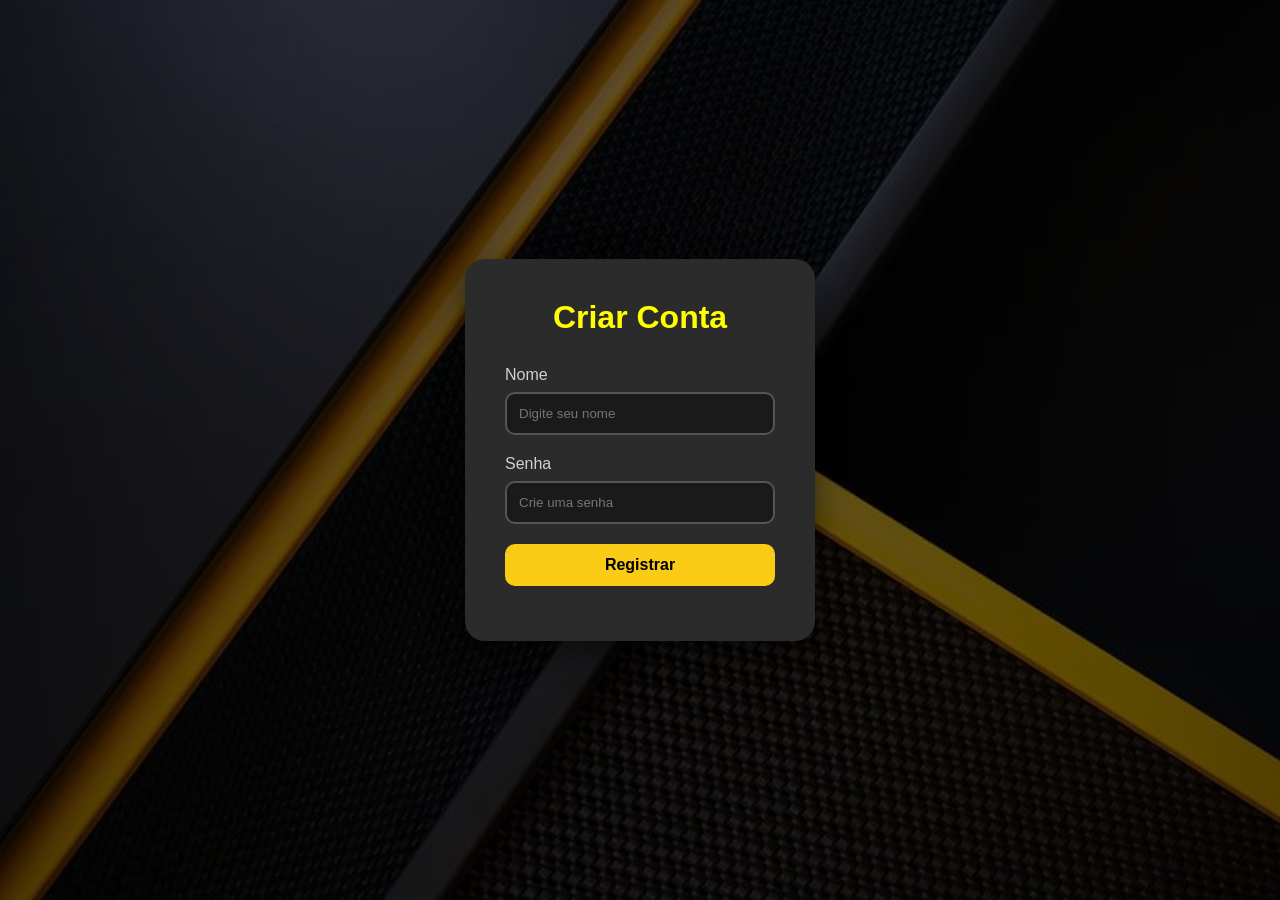
<file: index.html>
<!DOCTYPE html>
<html lang="pt-BR">
<head>
    <meta charset="UTF-8">
    <meta name="viewport" content="width=device-width, initial-scale=1.0">
    <title>Page de Registro</title>
    <link rel="stylesheet" href="style.css">
</head>
<body>

    <div class="container-login">
        <form class="caixa-login" id="formularioRegistro">
            <h1>Criar Conta</h1>

            <div class="grupo-input">
                <label>Nome</label>
                <input type="text" id="usuario" placeholder="Digite seu nome" required>
            </div>

            <div class="grupo-input">
                <label>Senha</label>
                <input type="password" id="senha" placeholder="Crie uma senha" required>
            </div>

            <button type="submit">Registrar</button>

            <p id="mensagem"></p>
        </form>
    </div>

    <script src="script.js"></script>
</body>
</html>
</file>
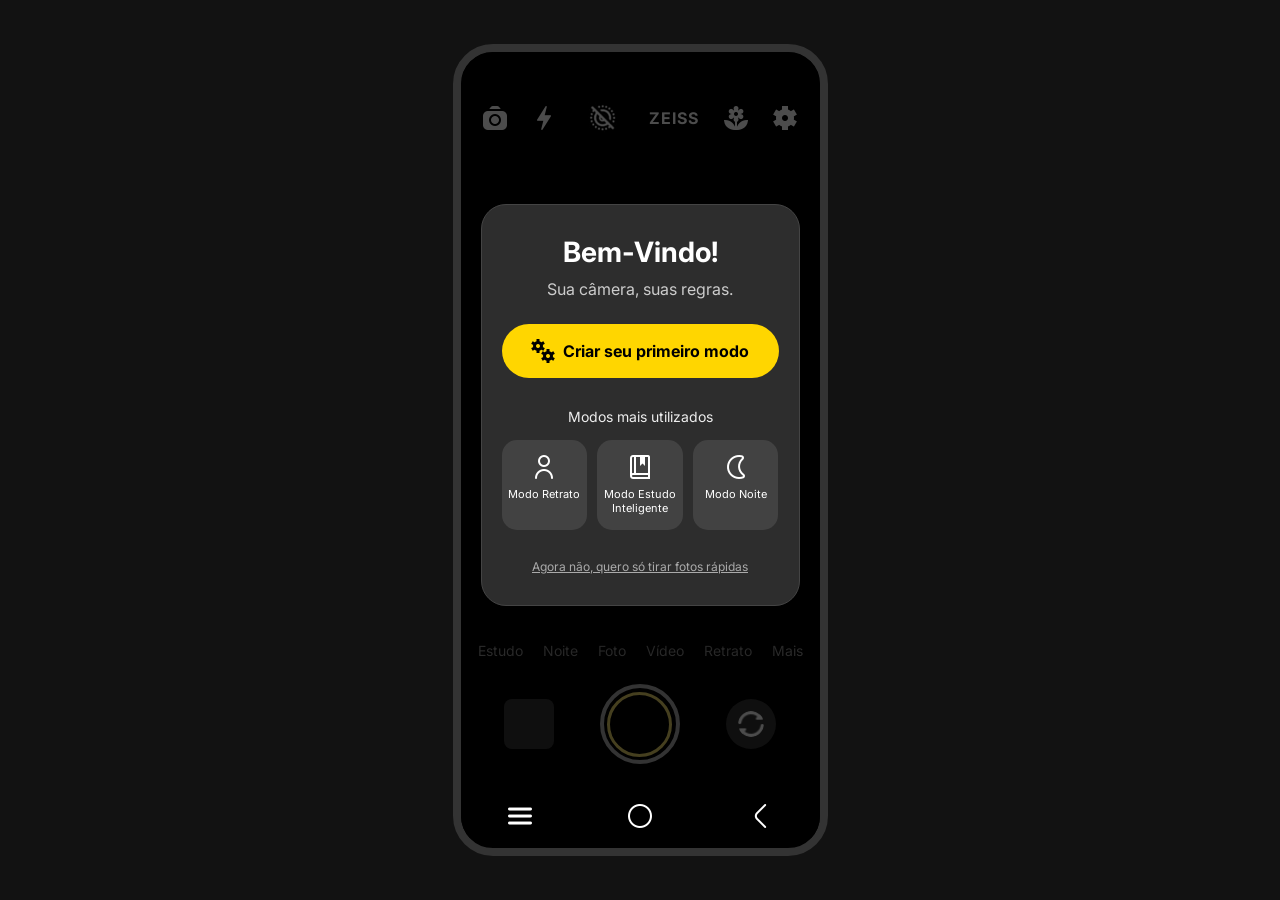
<file: pageInicio/index.html>
<!DOCTYPE html>
<html lang="pt-BR">
<head>
    <meta charset="UTF-8">
    <meta name="viewport" content="width=device-width, initial-scale=1.0">
    <title>Interface de Câmera</title>
    <link rel="stylesheet" href="../pageInicio/style.css">
    <link href="https://fonts.googleapis.com/css2?family=Inter:wght@400;600;700&display=swap" rel="stylesheet">
</head>
<body>

    <div class="aplicativo-camera">
        
        <header class="barra-topo">
            <img src="../src/img/camera.png" alt="Câmera" class="icone">
            <img src="../src/img/trovao.png" alt="Flash" class="icone">
            <img src="../src/img/sla.png" alt="Otimização" class="icone">
            <div class="texto-zeiss">ZEISS</div>
            <img src="../src/img/margarida-alternativa.png" alt="Macro" class="icone">
            <img src="../src/img/definicoes.png" alt="Configurações" class="icone">
        </header>

        <main class="camada-sobreposta">
            <div class="cartao-boas-vindas">
                <h1>Bem-Vindo!</h1>
                <p class="subtitulo">Sua câmera, suas regras.</p>

                <a href="../src/pageConfigModo/index.html" style="text-decoration: none;">
                    <button class="botao-principal">
                        <img src="../src/img/engrenagens.png" alt="Modo Personalizado" class="icone-engrenagem"> 
                        Criar seu primeiro modo
                    </button>
                </a>

                <p class="legenda-modos">Modos mais utilizados</p>

                <div class="grade-modos">
                    <div class="item-modo">
                        <a href="../src/pageModoRetratoAtt/index.html" style="text-decoration: none;">
                            <img src="../src/img/do-utilizador.png" alt="Modo Retrato" class="icone-imagem">
                            <span>Modo Retrato</span>
                        </a>
                    </div>
                    <div class="item-modo">
                        <a href="../src/pageModoEstudoAtt/index.html" style="text-decoration: none;">
                            <img src="../src/img/marcador-de-livro.png" alt="Modo Estudo" class="icone-imagem"> 
                            <span>Modo Estudo Inteligente</span>
                        </a>
                    </div>
                    <div class="item-modo">
                        <a href="../src/pageModoNoiteAtt/index.html" style="text-decoration: none;">
                            <img src="../src/img/lua.png" alt="Modo Noite" class="icone-imagem">
                            <span>Modo Noite</span>
                        </a>
                    </div>
                </div>

                <a href="../src/pageFotoMateria/index.html" class="link-pular">Agora não, quero só tirar fotos rápidas</a>
            </div>
        </main>

        <footer class="area-inferior">
            <nav class="seletor-modos">
                <span>Estudo</span>
                <span>Noite</span>
                <span>Foto</span>
                <span>Vídeo</span>
                <span>Retrato</span>
                <span>Mais</span>
            </nav>

            <div class="linha-disparo">
                <div class="previa-galeria"></div>
                <div class="botao-disparador">
                    <div class="circulo-interno"></div>
                </div>
                <img src="../src/img/atualizar.png" alt="Inverter Câmera" class="alternar-camera">
            </div>

            <div class="navegacao-sistema">
                <img src="../src/img/menu-hamburguer.png" alt="Abas" class="icone-nav">
                <img src="../src/img/circulo.png" alt="Início" class="icone-nav">
                <img src="../src/img/angulo-esquerdo.png" alt="Home" class="icone-nav">
            </div>
        </footer>

    </div>

</body>
</html>
</file>
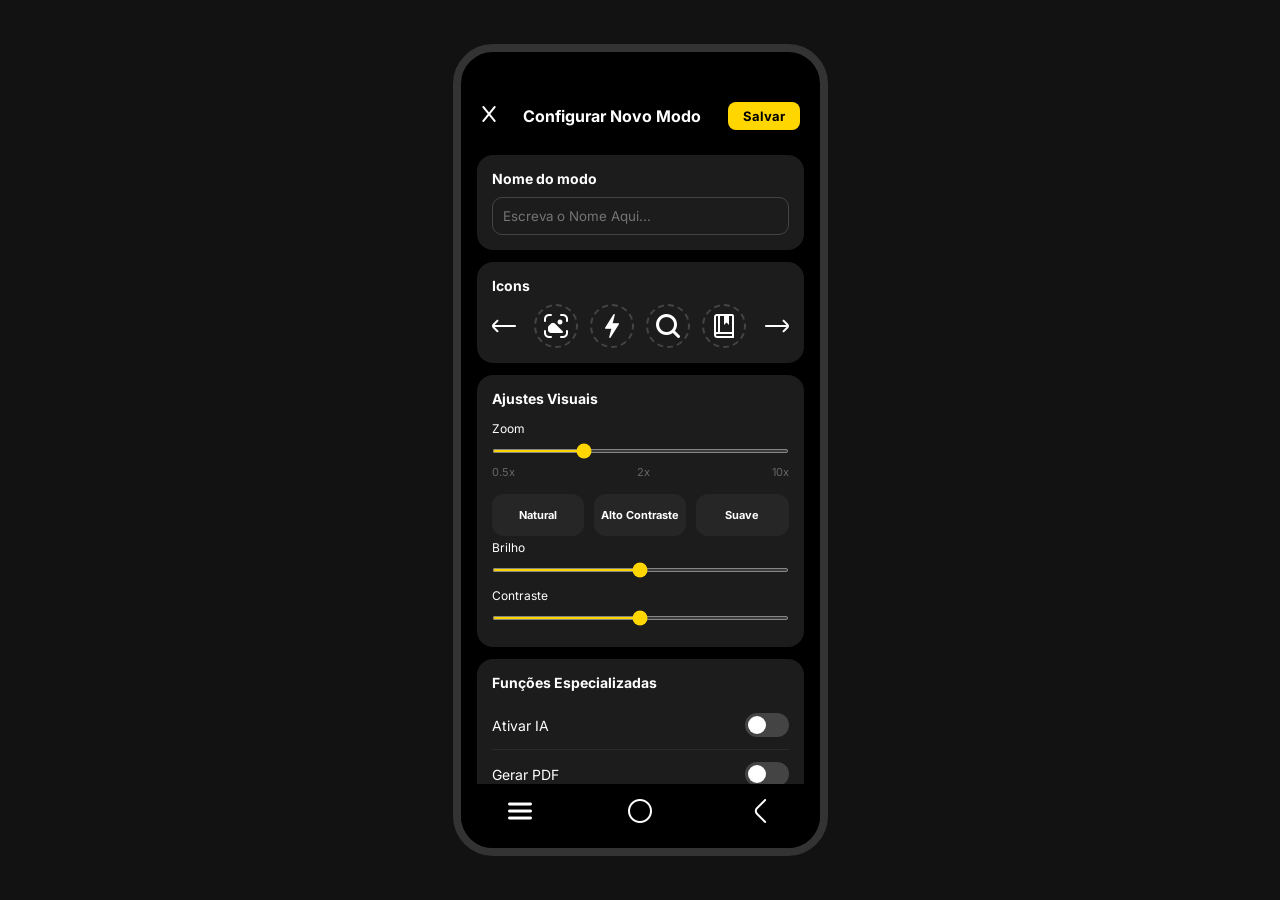
<file: src/pageConfigModo/index.html>
<!DOCTYPE html>
<html lang="pt-BR">
<head>
  <meta charset="UTF-8">
  <meta name="viewport" content="width=device-width, initial-scale=1.0">
  <title>Configurar Novo Modo - Câmera</title>
  <link rel="stylesheet" href="../pageConfigModo/style.css">
  <link href="https://fonts.googleapis.com/css2?family=Inter:wght@400;600;700&display=swap" rel="stylesheet">
</head>
<body>

<div class="aplicativo-camera">

  <header class="barra-topo-config">
    <a href="../pageMeusModos/index.html" style="text-decoration: none;">
      <img class="btn-fechar" alt="Botão sair" src="../img/x Branco.png">
    </a>
    <h2>Configurar Novo Modo</h2>
    <button class="btn-salvar">Salvar</button>
  </header>

  <main class="conteudo-scroll">
    
    <div class="cartao">
      <label class="campo-label">Nome do modo</label>
      <input class="campo-input" id="campoNome" type="text" placeholder="Escreva o Nome Aqui...">
    </div>

    <div class="cartao">
      <p class="campo-label">Icons</p>
      <div class="icones-wrapper">
        <img src="../img/seta-para-a-esquerda.png" alt="Seta para a Esquerda" class="seta-nav">
        <div class="icones-lista">
          
          <label class="icone-opcao">
            <input type="radio" name="selecao-icone" class="icone-input" value="../img/modo-paisagem.png">
            <div class="icone-circulo">
               <img src="../img/modo-paisagem.png" alt="Icon">
            </div>
          </label>

          <label class="icone-opcao">
            <input type="radio" name="selecao-icone" class="icone-input" value="../img/trovao.png">
            <div class="icone-circulo">
               <img src="../img/trovao.png" alt="Icon">
            </div>
          </label>

          <label class="icone-opcao">
            <input type="radio" name="selecao-icone" class="icone-input" value="../img/procurar.png">
            <div class="icone-circulo">
               <img src="../img/procurar.png" alt="Icon">
            </div>
          </label>

          <label class="icone-opcao">
            <input type="radio" name="selecao-icone" class="icone-input" value="../img/marcador-de-livro.png">
            <div class="icone-circulo">
               <img src="../img/marcador-de-livro.png" alt="Icon">
            </div>
          </label>

        </div>
        <img src="../img/seta-para-a-direita.png" alt="Seta para a Direita" class="seta-nav">
      </div>
    </div>

    <div class="cartao">
      <p class="secao-titulo">Ajustes Visuais</p>
      <div class="slider-grupo">
        <label class="slider-label">Zoom</label>
        <input type="range" class="slider" min="0" max="100" value="30">
        <div class="slider-marcas">
          <span>0.5x</span><span>2x</span><span>10x</span>
        </div>
      </div>

      <div class="filtros-grade">
        <label class="filtro-opcao">
          <input type="radio" name="filtro-visual" class="filtro-input">
          <div class="filtro-item">Natural</div>
        </label>

        <label class="filtro-opcao">
          <input type="radio" name="filtro-visual" class="filtro-input">
          <div class="filtro-item">Alto Contraste</div>
        </label>

        <label class="filtro-opcao">
          <input type="radio" name="filtro-visual" class="filtro-input">
          <div class="filtro-item">Suave</div>
        </label>
      </div>

      <div class="slider-duplo">
        <div class="slider-grupo-inline">
          <label class="slider-label">Brilho</label>
          <input type="range" class="slider">
        </div>
        <div class="slider-grupo-inline">
          <label class="slider-label">Contraste</label>
          <input type="range" class="slider">
        </div>
      </div>
    </div>

    <div class="cartao">
      <p class="secao-titulo">Funções Especializadas</p>
      
      <div class="funcao-item">
        <span class="funcao-texto">Ativar IA</span>
        <label class="toggle"><input type="checkbox"><span class="toggle-slider"></span></label>
      </div>

      <div class="funcao-item">
        <span class="funcao-texto">Gerar PDF</span>
        <label class="toggle"><input type="checkbox"><span class="toggle-slider"></span></label>
      </div>

      <div class="funcao-item">
        <span class="funcao-texto">Resumir com IA</span>
        <label class="toggle"><input type="checkbox"><span class="toggle-slider"></span></label>
      </div>

      <div class="funcao-item">
        <span class="funcao-texto">Organizar em pastas</span>
        <label class="toggle"><input type="checkbox"><span class="toggle-slider"></span></label>
      </div>
    </div>

    <div class="container-btn-criar">
        <button class="btn-criar" id="btnCriar">Criar Modo</button>
    </div>

  </main>

  <footer class="navegacao-sistema">
    <img src="../img/menu-hamburguer.png" alt="Menu" class="icone-nav">
    <img src="../img/circulo.png" alt="Home" class="icone-nav">
    <img src="../img/angulo-esquerdo.png" alt="Home" class="icone-nav">
  </footer>

</div>

<script src="script.js"></script>
</body>
</html>
</file>
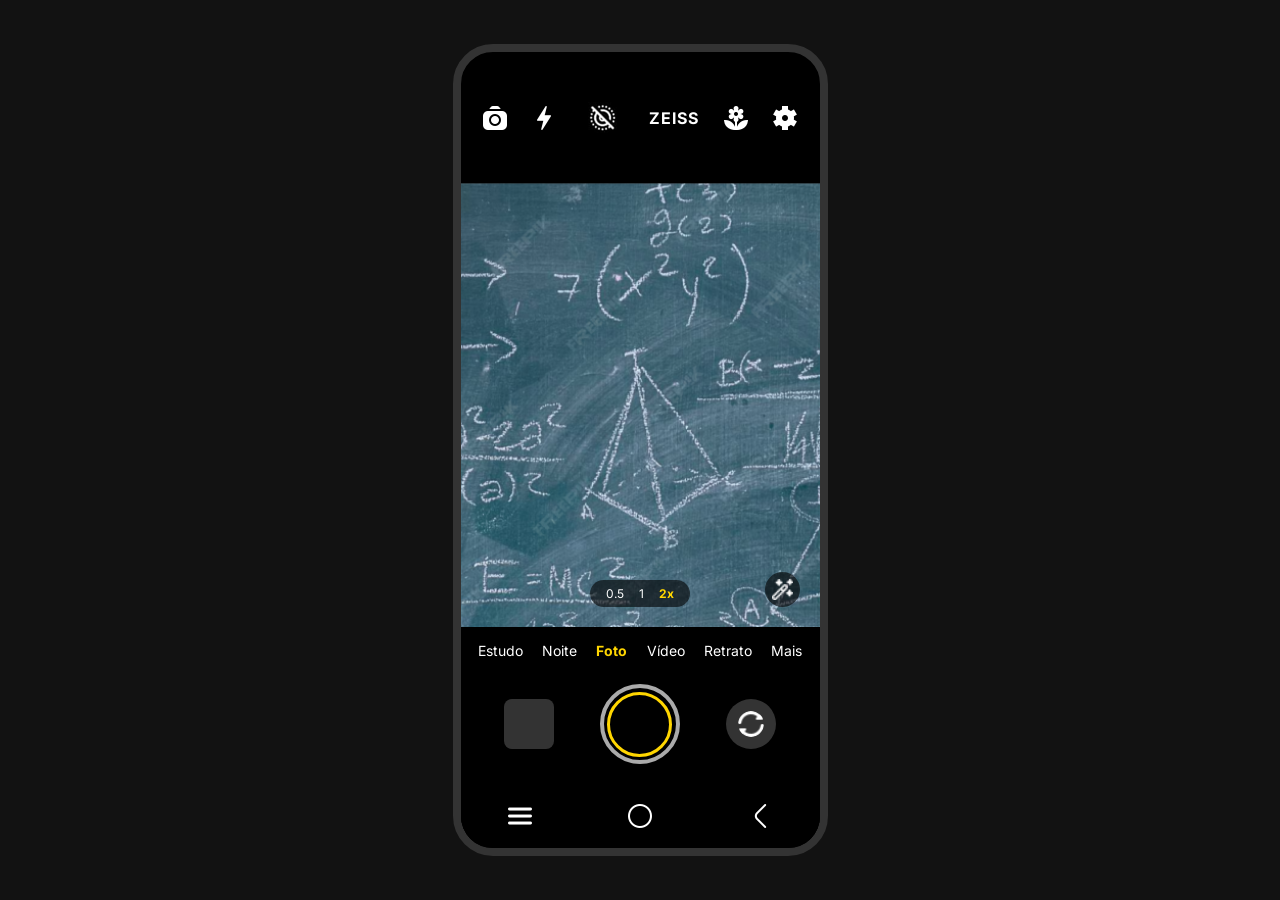
<file: src/pageFotoMateria/index.html>
<!DOCTYPE html>
<html lang="pt-BR">
<head>
    <meta charset="UTF-8">
    <meta name="viewport" content="width=device-width, initial-scale=1.0">
    <title>Interface de Câmera - Modo Foto</title>
    <link rel="stylesheet" href="../pageFotoMateria/style.css">
    <link href="https://fonts.googleapis.com/css2?family=Inter:wght@400;600;700&display=swap" rel="stylesheet">
</head>
<body>

    <div class="aplicativo-camera">
        
        <header class="barra-topo">
            <img src="../img/camera.png" alt="Câmera" class="icone">
            <img src="../img/trovao.png" alt="Flash" class="icone">
            <img src="../img/sla.png" alt="Otimização" class="icone">
            <div class="texto-zeiss">ZEISS</div>
            <img src="../img/margarida-alternativa.png" alt="Macro" class="icone">
            <img src="../img/definicoes.png" alt="Configurações" class="icone">
        </header>

        <main class="visualizacao-camera">
            <img src="../img/Quadro-Matematica.png" alt="Preview" class="foto-preview">
            
            <div class="controles-zoom">
                <span>0.5</span>
                <span>1</span>
                <span class="zoom-ativo">2x</span>
            </div>
            
            <div class="botao-efeito">
                <img src="../img/varinha-magica.png" alt="varinha">
            </div>
        </main>

        <footer class="area-inferior">
            <nav class="seletor-modos">
                <a href="../pageModoEstudoAtt/index.html" style="text-decoration: none;">
                    <span>Estudo</span>
                </a>
                <a href="../pageModoNoiteAtt/index.html" style="text-decoration: none;">
                    <span>Noite</span>
                </a>
                <span class="ativo">Foto</span>
                <span>Vídeo</span>
                <a href="../pageModoRetratoAtt/index.html" style="text-decoration: none;">
                    <span>Retrato</span>
                </a>
                <a href="../pageMais/index.html" style="text-decoration: none;">
                    <span>Mais</span>
                </a>
            </nav>

            <div class="linha-disparo">
                <div class="previa-galeria"></div>
                <div class="botao-disparador">
                    <div class="circulo-interno"></div>
                </div>
                <img src="../img/atualizar.png" alt="Inverter" class="alternar-camera">
            </div>

            <div class="navegacao-sistema">
                <img src="../img/menu-hamburguer.png" alt="Abas" class="icone-nav">
                <img src="../img/circulo.png" alt="Início" class="icone-nav">
                <img src="../img/angulo-esquerdo.png" alt="Home" class="icone-nav">
            </div>
        </footer>

    </div>

</body>
</html>
</file>
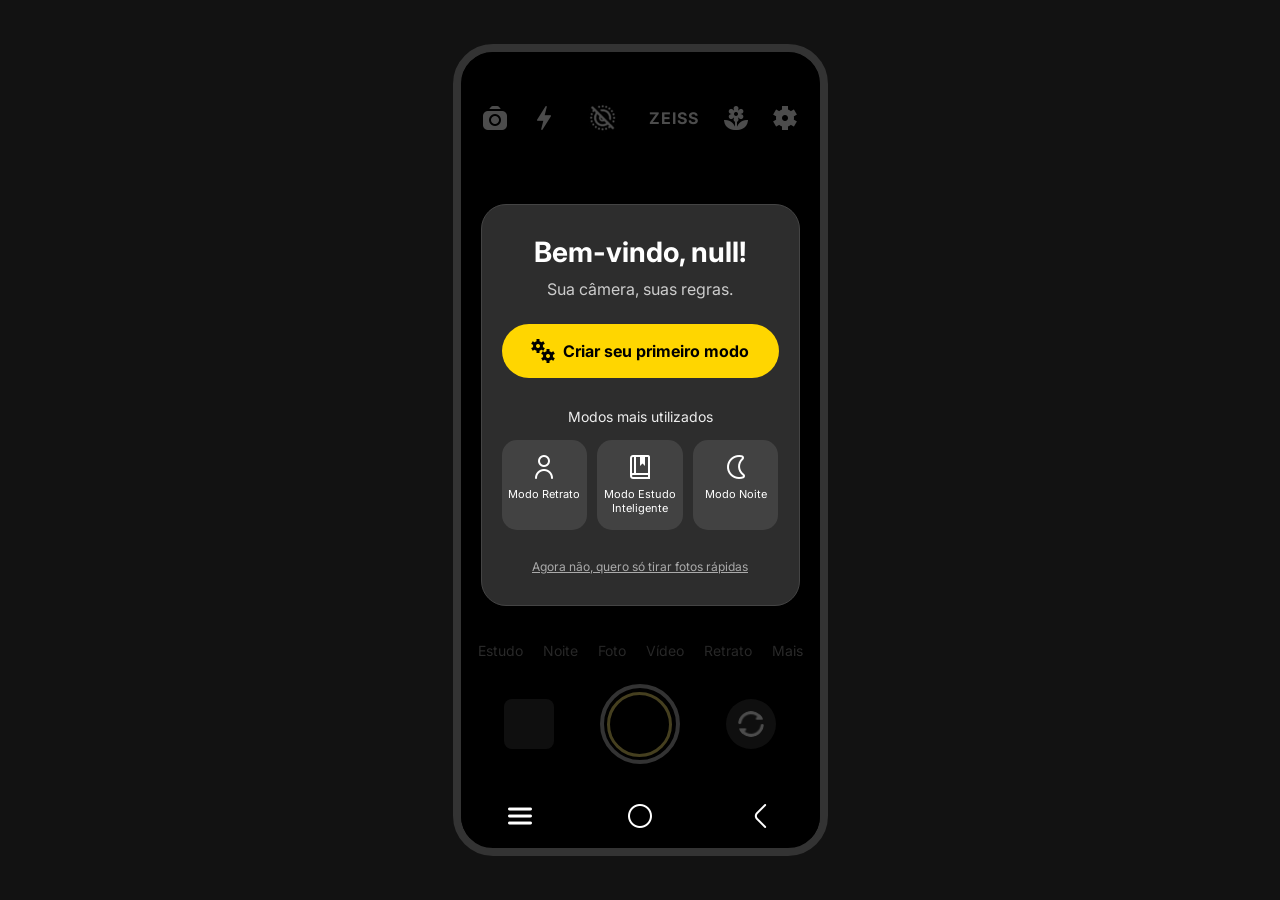
<file: src/pageInicio/index.html>
<!DOCTYPE html>
<html lang="pt-BR">
<head>
    <meta charset="UTF-8">
    <meta name="viewport" content="width=device-width, initial-scale=1.0">
    <title>Interface de Câmera</title>
    <link rel="stylesheet" href="../pageInicio/style.css">
    <link href="https://fonts.googleapis.com/css2?family=Inter:wght@400;600;700&display=swap" rel="stylesheet">
</head>
<body>

    <div class="aplicativo-camera">
        
        <header class="barra-topo">
            <img src="../img/camera.png" alt="Câmera" class="icone">
            <img src="../img/trovao.png" alt="Flash" class="icone">
            <img src="../img/sla.png" alt="Otimização" class="icone">
            <div class="texto-zeiss">ZEISS</div>
            <img src="../img/margarida-alternativa.png" alt="Macro" class="icone">
            <img src="../img/definicoes.png" alt="Configurações" class="icone">
        </header>

        <main class="camada-sobreposta">
            <div class="cartao-boas-vindas">
                <h1 id="bemVindo">Bem-Vindo!</h1>
                <p class="subtitulo">Sua câmera, suas regras.</p>

                <a href="../pageConfigModo/index.html" style="text-decoration: none;">
                    <button class="botao-principal">
                        <img src="../img/engrenagens.png" alt="Modo Personalizado" class="icone-engrenagem"> 
                        Criar seu primeiro modo
                    </button>
                </a>

                <p class="legenda-modos">Modos mais utilizados</p>

                <div class="grade-modos">
                    <div class="item-modo">
                        <a href="../pageModoRetratoAtt/index.html" style="text-decoration: none;">
                            <img src="../img/do-utilizador.png" alt="Modo Retrato" class="icone-imagem">
                            <span>Modo Retrato</span>
                        </a>
                    </div>
                    <div class="item-modo">
                        <a href="../pageModoEstudoAtt/index.html" style="text-decoration: none;">
                            <img src="../img/marcador-de-livro.png" alt="Modo Estudo" class="icone-imagem"> 
                            <span>Modo Estudo Inteligente</span>
                        </a>
                    </div>
                    <div class="item-modo">
                        <a href="../pageModoNoiteAtt/index.html" style="text-decoration: none;">
                            <img src="../img/lua.png" alt="Modo Noite" class="icone-imagem">
                            <span>Modo Noite</span>
                        </a>
                    </div>
                </div>

                <a href="../pageFotoMateria/index.html" class="link-pular">Agora não, quero só tirar fotos rápidas</a>
            </div>
        </main>

        <footer class="area-inferior">
            <nav class="seletor-modos">
                <span>Estudo</span>
                <span>Noite</span>
                <span>Foto</span>
                <span>Vídeo</span>
                <span>Retrato</span>
                <span>Mais</span>
            </nav>

            <div class="linha-disparo">
                <div class="previa-galeria"></div>
                <div class="botao-disparador">
                    <div class="circulo-interno"></div>
                </div>
                <img src="../img/atualizar.png" alt="Inverter Câmera" class="alternar-camera">
            </div>

            <div class="navegacao-sistema">
                <img src="../img/menu-hamburguer.png" alt="Abas" class="icone-nav">
                <img src="../img/circulo.png" alt="Início" class="icone-nav">
                <img src="../img/angulo-esquerdo.png" alt="Home" class="icone-nav">
            </div>
        </footer>

    </div>

</body>
<script src="script.js"></script>
</html>
</file>
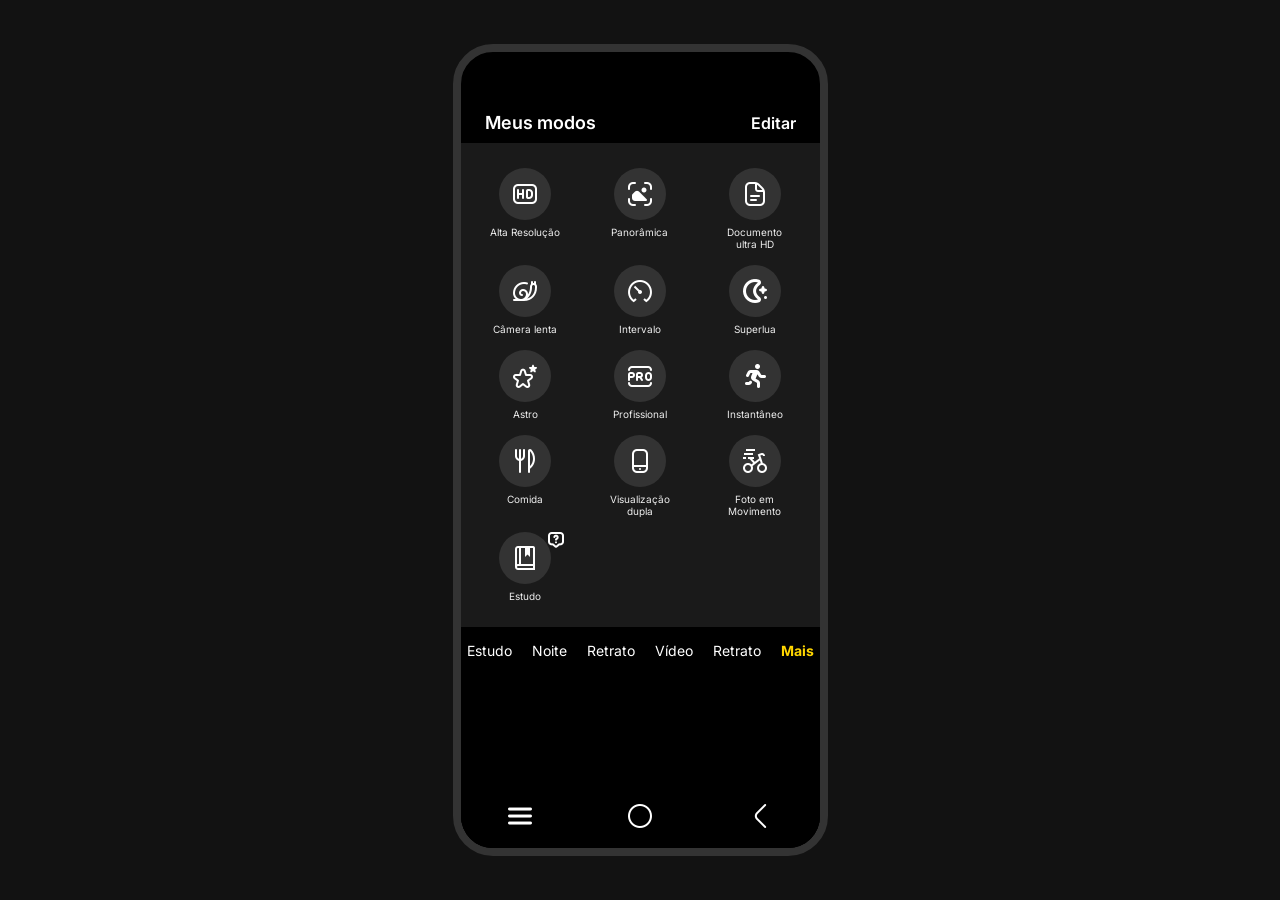
<file: src/pageMais/index.html>
<!DOCTYPE html>
<html lang="pt-BR">
<head>
    <meta charset="UTF-8">
    <meta name="viewport" content="width=device-width, initial-scale=1.0">
    <title>Meus Modos - Câmera</title>
    <link rel="stylesheet" href="../pageMais/style.css">
    <link href="https://fonts.googleapis.com/css2?family=Inter:wght@400;600;700&display=swap" rel="stylesheet">
</head>
<body>

<div class="aplicativo-camera">
    <header class="barra-superior">
        <a href="../pageMeusModos/index.html" style="text-decoration: none;">
            <h2 style="color: white;">Meus modos</h2>
        </a>
        <span class="botao-editar">Editar</span>
    </header>

    <main class="area-principal">
        <div class="grade-modos">
            
            <div class="item-modo">
                <div class="icone-modo">
                    <img src="../img/alta-definicao.png" alt="Modo Alta Definição" class="icone-imagem">
                </div>
                <span class="nome-modo">Alta Resolução</span>
            </div>

            <div class="item-modo">
                <div class="icone-modo">
                    <img src="../img/modo-paisagem.png" alt="Modo Panorâmica" class="icone-imagem">
                </div>
                <span class="nome-modo">Panorâmica</span>
            </div>

            <div class="item-modo">
                <div class="icone-modo">
                    <img src="../img/documento.png" alt="Modo Documento" class="icone-imagem">
                </div>
                <span class="nome-modo">Documento ultra HD</span>
            </div>

            <div class="item-modo">
                <div class="icone-modo">
                    <img src="../img/lesma.png" alt="Modo Câmera Lenta" class="icone-imagem">
                </div>
                <span class="nome-modo">Câmera lenta</span>
            </div>

            <div class="item-modo">
                <div class="icone-modo">
                    <img src="../img/tacometro-lento.png" alt="Modo Intervalo" class="icone-imagem">
                </div>
                <span class="nome-modo">Intervalo</span>
            </div>

            <div class="item-modo">
                <div class="icone-modo">
                    <img src="../img/estrelas-da-lua.png" alt="Modo Super Lua" class="icone-imagem">
                </div>
                <span class="nome-modo">Superlua</span>
            </div>

            <div class="item-modo">
                <div class="icone-modo">
                    <img src="../img/estrelas.png" alt="Modo Astro" class="icone-imagem">
                </div>
                <span class="nome-modo">Astro</span>
            </div>

            <div class="item-modo">
                <div class="icone-modo">
                    <img src="../img/retangulo-profissional.png" alt="Modo Profissional" class="icone-imagem">
                </div>
                <span class="nome-modo">Profissional</span>
            </div>

            <div class="item-modo">
                <div class="icone-modo">
                    <img src="../img/corrida.png" alt="Modo Instantâneo" class="icone-imagem">
                </div>
                <span class="nome-modo">Instantâneo</span>
            </div>

            <div class="item-modo">
                <div class="icone-modo">
                    <img src="../img/utensilios.png" alt="Modo Comida class=" class="icone-imagem">
                </div>
                <span class="nome-modo">Comida</span>
            </div>

            <div class="item-modo">
                <div class="icone-modo">
                    <img src="../img/smartphone.png" alt="Modo Visualização Dupla" class="icone-imagem">
                </div>
                <span class="nome-modo">Visualização dupla</span>
            </div>

            <div class="item-modo">
                <div class="icone-modo">
                    <img src="../img/bicicleta-em-movimento.png" alt="Modo Foto em movimento" class="icone-imagem">
                </div>
                <span class="nome-modo">Foto em Movimento</span>
            </div>

            <div class="item-modo">
                <div class="icone-modo">
                    <img src="../img/marcador-de-livro.png" alt="Modo Estudo" class="icone-imagem">
                </div>
                <img src="../img/pergunta-da-mensagem.png" alt="Saiba Mais" class="saiba-mais">
                <span class="nome-modo">Estudo</span>
            </div>
        </div>
    </main>

    <footer class="rodape">
            <nav class="abas-inferiores">
                <a href="../pageModoEstudoAtt/index.html" style="text-decoration: none;">
                    <span class="aba">Estudo</span>
                </a>
                <a href="../pageModoNoiteAtt/index.html" style="text-decoration: none;">
                    <span class="aba">Noite</span>
                </a>
                <a href="../pageFotoMateria/index.html" style="text-decoration: none;">
                    <span class="aba">Retrato</span>
                </a>
                <span class="aba">Vídeo</span>
                <a href="../pageModoRetratoAtt/index.html" style="text-decoration: none;">
                    <span class="aba">Retrato</span>
                </a>
                <span class="aba ativa">Mais</span>
            </nav>

        <div class="navegacao-sistema">
            <img src="../img/menu-hamburguer.png" alt="Abas" class="icone-sistema">
            <img src="../img/circulo.png" alt="Início" class="icone-sistema">
            <img src="../img/angulo-esquerdo.png" alt="Home" class="icone-nav">
        </div>
    </footer>

</div>

</body>
</html>
</file>
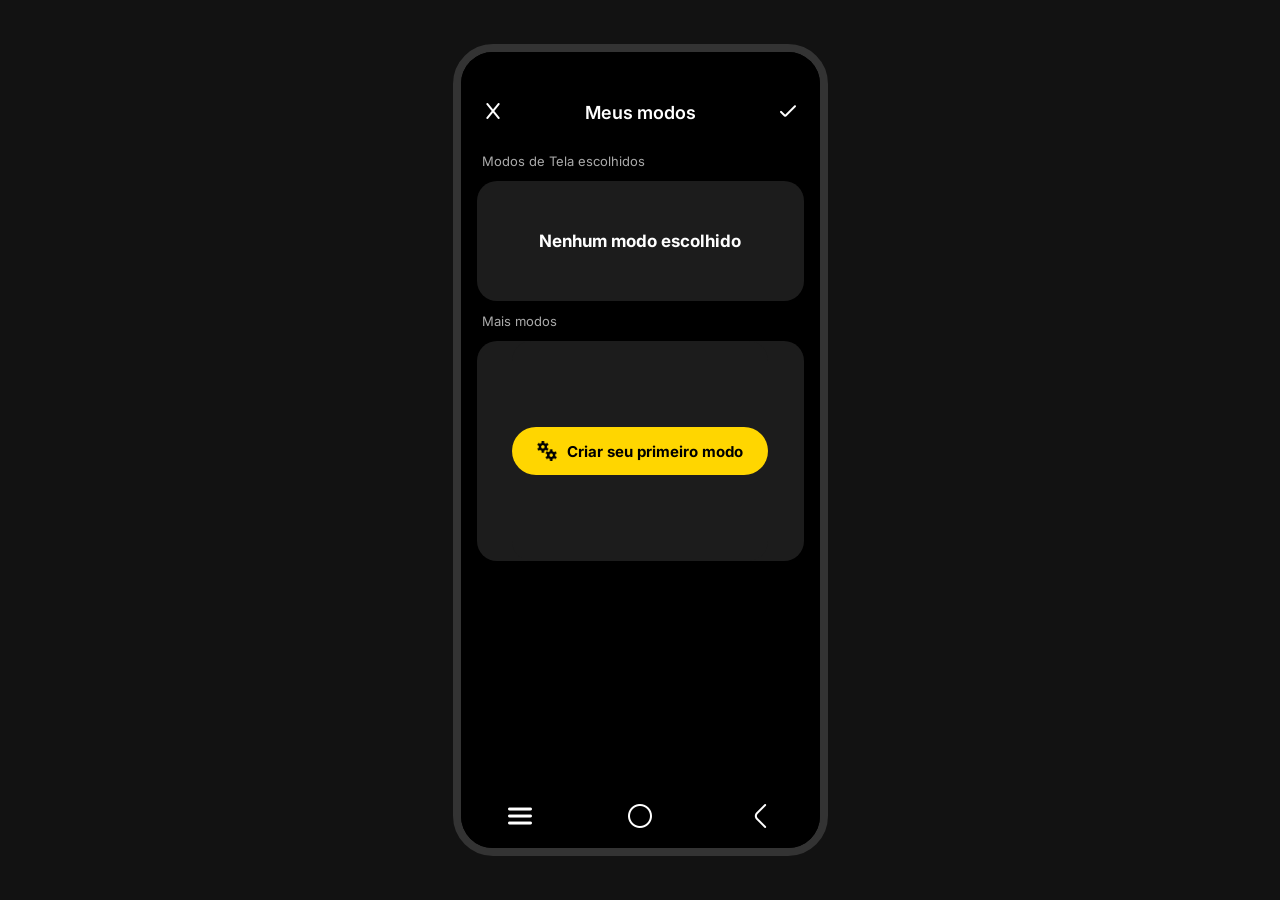
<file: src/pageMeusModos/index.html>
<!DOCTYPE html>
<html lang="pt-BR">
<head>
<meta charset="UTF-8">
<meta name="viewport" content="width=device-width, initial-scale=1.0">
<title>Editar Modos - Câmera</title>
<link rel="stylesheet" href="../pageMeusModos/style.css">
<link href="https://fonts.googleapis.com/css2?family=Inter:wght@400;600;700&display=swap" rel="stylesheet">
</head>
<body>

<div class="aplicativo-camera">

<header class="barra-topo-editar">
<a href="../pageMais/index.html" style="text-decoration: none;">
<img alt="Saida" src="../img/x Branco.png" class="btn-topo">
</a>
<h2>Meus modos</h2>
<a href="../pageMais/index.html" style="text-decoration: none;">
<img alt="certo" src="../img/verificar.png" class="btn-topo">
</a>
</header>

<main class="conteudo-principal">

<p class="secao-titulo">Modos de Tela escolhidos</p>

<div class="cartao cartao-vazio">
<span class="texto-vazio">Nenhum modo escolhido</span>
</div>

<p class="secao-titulo">Mais modos</p>

    <div class="cartao cartao-modos">
    <div class="cartao cartao-modos" id="area-mais-modos">
<a href="../pageConfigModo/index.html" style="text-decoration: none;">
<button class="botao-amarelo">
<img src="../img/engrenagens.png" alt="Modo Personalizado" class="icone-btn"> 
Criar seu primeiro modo
</button>
</a>
</div>

</main>

<footer class="navegacao-sistema">
<img src="../img/menu-hamburguer.png" alt="Abas" class="icone-nav">
<img src="../img/circulo.png" alt="Início" class="icone-nav">
<img src="../img/angulo-esquerdo.png" alt="Home" class="icone-nav">
</footer>

</div>
<script src="script.js"></script>
</body>
</html>
</file>
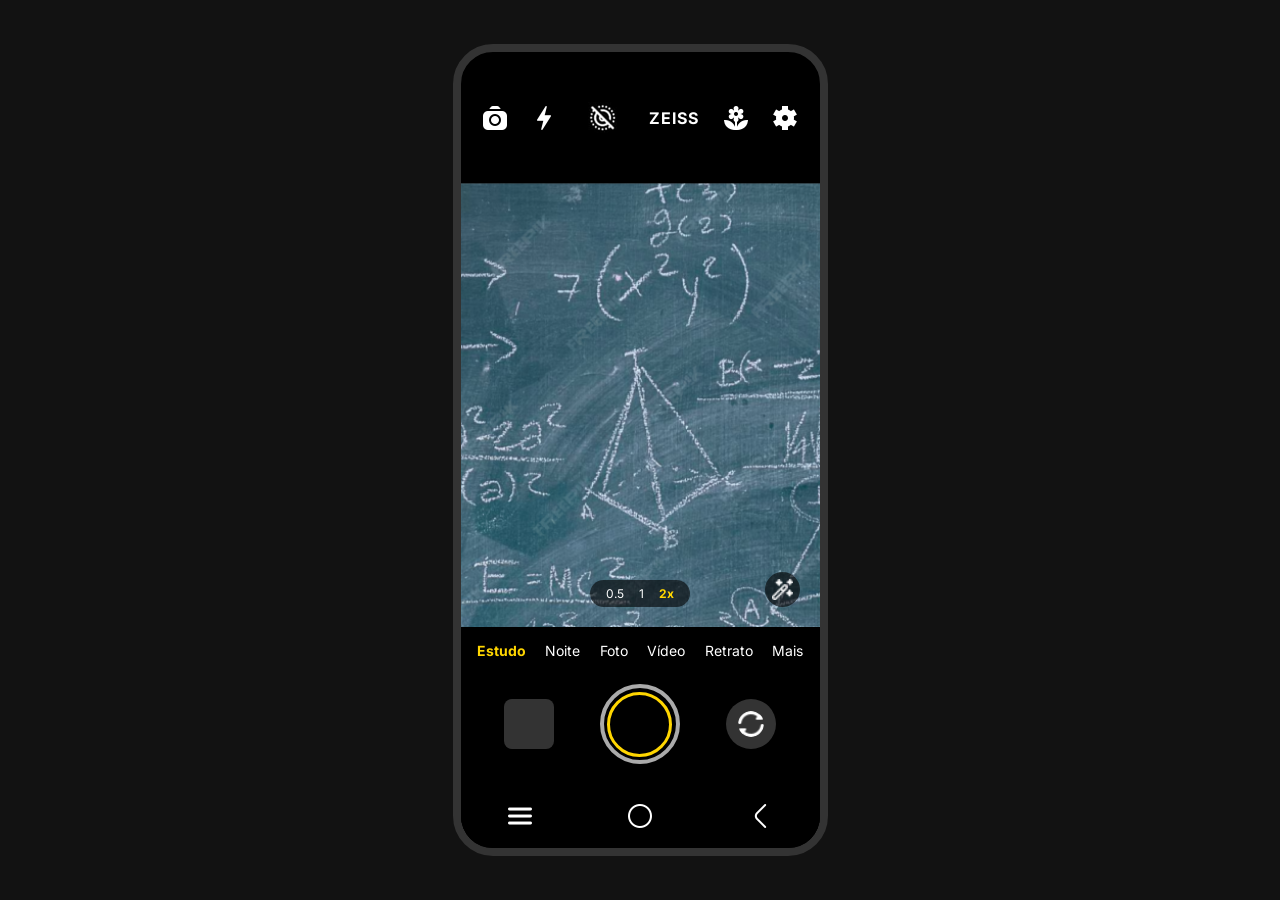
<file: src/pageModoEstudoAtt/index.html>
<!DOCTYPE html>
<html lang="pt-BR">
<head>
    <meta charset="UTF-8">
    <meta name="viewport" content="width=device-width, initial-scale=1.0">
    <title>Interface de Câmera - Modo Foto</title>
    <link rel="stylesheet" href="../pageModoEstudoAtt/style.css">
    <link href="https://fonts.googleapis.com/css2?family=Inter:wght@400;600;700&display=swap" rel="stylesheet">
</head>
<body>

    <div class="aplicativo-camera">
        
        <header class="barra-topo">
            <img src="../img/camera.png" alt="Câmera" class="icone">
            <img src="../img/trovao.png" alt="Flash" class="icone">
            <img src="../img/sla.png" alt="Otimização" class="icone">
            <div class="texto-zeiss">ZEISS</div>
            <img src="../img/margarida-alternativa.png" alt="Macro" class="icone">
            <img src="../img/definicoes.png" alt="Configurações" class="icone">
        </header>

        <main class="visualizacao-camera">
            <img src="../img/Quadro-Matematica.png" alt="Preview" class="foto-preview">
            
            <div class="controles-zoom">
                <span>0.5</span>
                <span>1</span>
                <span class="zoom-ativo">2x</span>
            </div>
            
            <div class="botao-efeito">
                <img src="../img/varinha-magica.png" alt="varinha">
            </div>
        </main>

        <footer class="area-inferior">
            <nav class="seletor-modos">
                <span class="ativo">Estudo</span>
                <a href="../pageModoNoiteAtt/index.html" style="text-decoration: none;">
                    <span>Noite</span>
                </a>
                <a href="../pageFotoMateria/index.html" style="text-decoration: none;">
                    <span>Foto</span>
                </a>
                <span>Vídeo</span>
                <a href="../pageModoRetratoAtt/index.html" style="text-decoration: none;">
                    <span>Retrato</span>
                </a>
                <a href="../pageMais/index.html" style="text-decoration: none;">
                    <span>Mais</span>
                </a>
            </nav>

            <div class="linha-disparo">
                <div class="previa-galeria"></div>
                <div class="botao-disparador">
                    <a href="../pageTelaModoEstudo/index.html" style="text-decoration: none;">
                        <div class="circulo-interno"></div>
                    </a>
                </div>
                <img src="../img/atualizar.png" alt="Inverter" class="alternar-camera">
            </div>

            <div class="navegacao-sistema">
                <img src="../img/menu-hamburguer.png" alt="Abas" class="icone-nav">
                <img src="../img/circulo.png" alt="Início" class="icone-nav">
                <img src="../img/angulo-esquerdo.png" alt="Home" class="icone-nav">
            </div>
        </footer>

    </div>

</body>
</html>
</file>
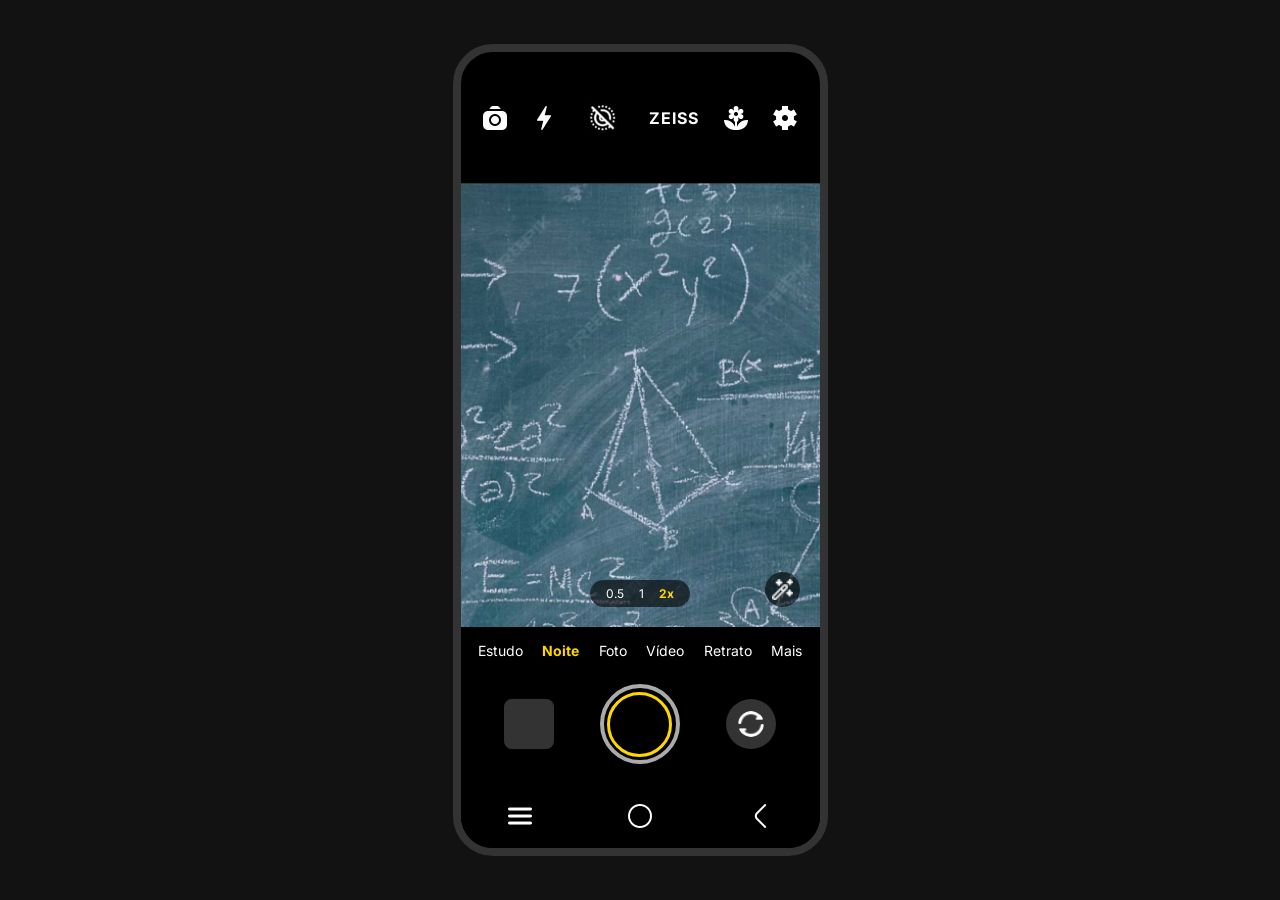
<file: src/pageModoNoiteAtt/index.html>
<!DOCTYPE html>
<html lang="pt-BR">
<head>
    <meta charset="UTF-8">
    <meta name="viewport" content="width=device-width, initial-scale=1.0">
    <title>Interface de Câmera - Modo Foto</title>
    <link rel="stylesheet" href="../pageModoNoiteAtt/style.css">
    <link href="https://fonts.googleapis.com/css2?family=Inter:wght@400;600;700&display=swap" rel="stylesheet">
</head>
<body>

    <div class="aplicativo-camera">
        
        <header class="barra-topo">
            <img src="../img/camera.png" alt="Câmera" class="icone">
            <img src="../img/trovao.png" alt="Flash" class="icone">
            <img src="../img/sla.png" alt="Otimização" class="icone">
            <div class="texto-zeiss">ZEISS</div>
            <img src="../img/margarida-alternativa.png" alt="Macro" class="icone">
            <img src="../img/definicoes.png" alt="Configurações" class="icone">
        </header>

        <main class="visualizacao-camera">
            <img src="../img/Quadro-Matematica.png" alt="Preview" class="foto-preview">
            
            <div class="controles-zoom">
                <span>0.5</span>
                <span>1</span>
                <span class="zoom-ativo">2x</span>
            </div>
            
            <div class="botao-efeito">
                <img src="../img/varinha-magica.png" alt="varinha">
            </div>
        </main>

        <footer class="area-inferior">
            <nav class="seletor-modos">
                <a href="../pageModoEstudoAtt/index.html" style="text-decoration: none;">
                    <span>Estudo</span>
                </a>
                <span class="ativo">Noite</span>
                <a href="../pageFotoMateria/index.html" style="text-decoration: none;">
                    <span>Foto</span>
                </a>
                <span>Vídeo</span>
                <a href="../pageModoRetratoAtt/index.html" style="text-decoration: none;">
                    <span>Retrato</span>
                </a>
                <a href="../pageMais/index.html" style="text-decoration: none;">
                    <span>Mais</span>
                </a>
            </nav>

            <div class="linha-disparo">
                <div class="previa-galeria"></div>
                <div class="botao-disparador">
                    <div class="circulo-interno"></div>
                </div>
                <img src="../img/atualizar.png" alt="Inverter" class="alternar-camera">
            </div>

            <div class="navegacao-sistema">
                <img src="../img/menu-hamburguer.png" alt="Abas" class="icone-nav">
                <img src="../img/circulo.png" alt="Início" class="icone-nav">
                <img src="../img/angulo-esquerdo.png" alt="Home" class="icone-nav">
            </div>
        </footer>

    </div>

</body>
</html>
</file>
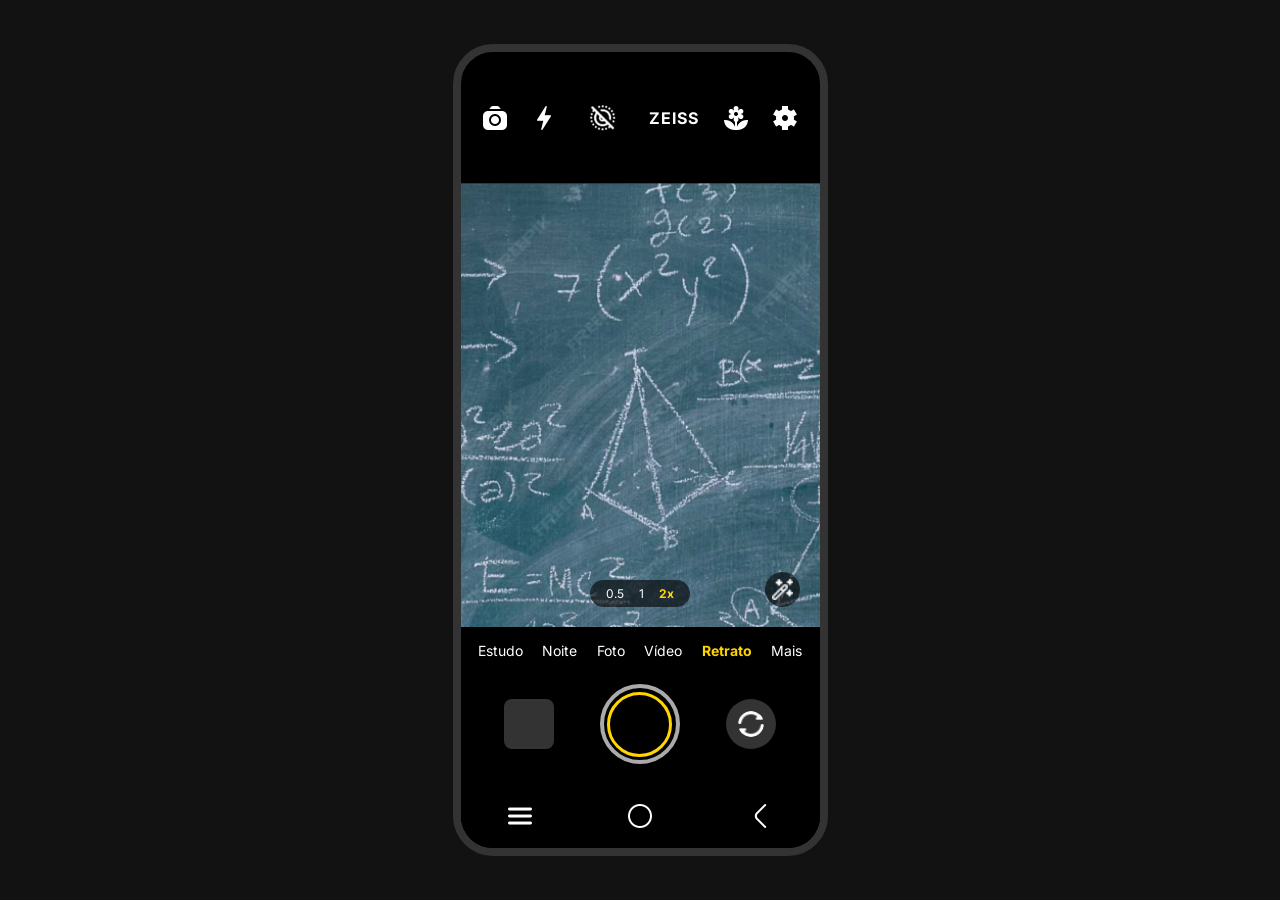
<file: src/pageModoRetratoAtt/index.html>
<!DOCTYPE html>
<html lang="pt-BR">
<head>
    <meta charset="UTF-8">
    <meta name="viewport" content="width=device-width, initial-scale=1.0">
    <title>Interface de Câmera - Modo Foto</title>
    <link rel="stylesheet" href="../pageModoRetratoAtt/style.css">
    <link href="https://fonts.googleapis.com/css2?family=Inter:wght@400;600;700&display=swap" rel="stylesheet">
</head>
<body>

    <div class="aplicativo-camera">
        
        <header class="barra-topo">
            <img src="../img/camera.png" alt="Câmera" class="icone">
            <img src="../img/trovao.png" alt="Flash" class="icone">
            <img src="../img/sla.png" alt="Otimização" class="icone">
            <div class="texto-zeiss">ZEISS</div>
            <img src="../img/margarida-alternativa.png" alt="Macro" class="icone">
            <img src="../img/definicoes.png" alt="Configurações" class="icone">
        </header>

        <main class="visualizacao-camera">
            <img src="../img/Quadro-Matematica.png" alt="Preview" class="foto-preview">
            
            <div class="controles-zoom">
                <span>0.5</span>
                <span>1</span>
                <span class="zoom-ativo">2x</span>
            </div>
            
            <div class="botao-efeito">
                <img src="../img/varinha-magica.png" alt="varinha">
            </div>
        </main>

        <footer class="area-inferior">
            <nav class="seletor-modos">
                <a href="../pageModoEstudoAtt/index.html" style="text-decoration: none;">
                    <span>Estudo</span>
                </a>
                <a href="../pageModoNoiteAtt/index.html" style="text-decoration: none;">
                    <span>Noite</span>
                </a>
                <a href="../pageFotoMateria/index.html" style="text-decoration: none;">
                    <span>Foto</span>
                </a>
                <span>Vídeo</span>
                <span class="ativo">Retrato</span>
                <a href="../pageMais/index.html" style="text-decoration: none;">
                    <span>Mais</span>
                </a>
            </nav>

            <div class="linha-disparo">
                <div class="previa-galeria"></div>
                <div class="botao-disparador">
                    <div class="circulo-interno"></div>
                </div>
                <img src="../img/atualizar.png" alt="Inverter" class="alternar-camera">
            </div>

            <div class="navegacao-sistema">
                <img src="../img/menu-hamburguer.png" alt="Abas" class="icone-nav">
                <img src="../img/circulo.png" alt="Início" class="icone-nav">
                <img src="../img/angulo-esquerdo.png" alt="Home" class="icone-nav">
            </div>
        </footer>

    </div>

</body>
</html>
</file>
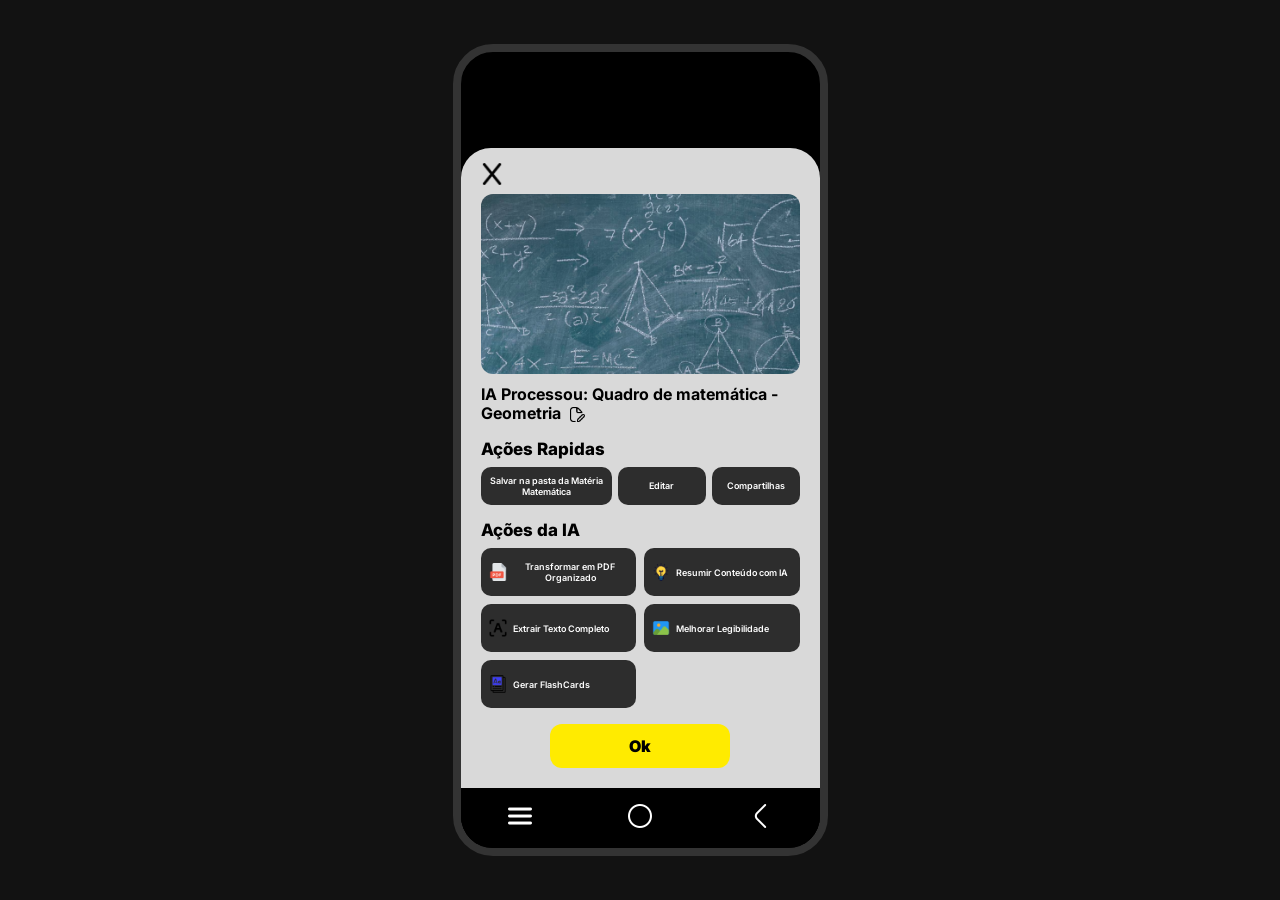
<file: src/pageTelaModoEstudo/index.html>
<!DOCTYPE html>
<html lang="pt-br">
<head>
    <meta charset="UTF-8">
    <meta name="viewport" content="width=device-width, initial-scale=1.0">
    <title>Interface de Câmera - Resultado IA</title>
    <link rel="stylesheet" href="./style.css">
    <link href="https://fonts.googleapis.com/css2?family=Inter:wght@400;600;700;800&display=swap" rel="stylesheet">
</head>
<body>

    <div class="aplicativo-camera">
        <main class="container-modal-ia">
            <div class="cartao-resultado-ia">
                <div class="header-modal">
                    <a href="../pageModoEstudoAtt/index.html" style="text-decoration: none;">
                        <img alt="Saida" src="../img/x.png" class="btn-x">
                    </a>
                </div>

                <div class="container-imagem">
                    <img src="../img/Quadro-Matematica.png" alt="Quadro de Matemática" class="imagem-quadro">
                </div>

                <div class="info-resultado">
                    <h2>IA Processou: Quadro de matemática - Geometria 
                        <img src="../img/editar-arquivo.png" class="mini-icone" alt="Editar Texto">
                    </h2>
                </div>

                <div class="secao-acoes">
                    <h3>Ações Rapidas</h3>
                    <div class="grade-botoes-curtos">
                        <button class="btn-escuro">Salvar na pasta da Matéria Matemática</button>
                        <button class="btn-escuro">Editar</button>
                        <button class="btn-escuro">Compartilhas</button>
                    </div>
                </div>

                <div class="secao-acoes">    
                    <h3>Ações da IA</h3>
                    <div class="grade-ia">
                        <button class="btn-ia"><img alt="PDF" src="../img/pdf.png"> Transformar em PDF Organizado</button>
                        <button class="btn-ia"><img alt="Resumir" src="../img/lampada-de-ideia.png"> Resumir Conteúdo com IA</button>
                        <button class="btn-ia"><img alt="Extrair" src="../img/texto.png"> Extrair Texto Completo</button>
                        <button class="btn-ia"><img alt="Legibilidade" src="../img/galeria-de-fotos.png"> Melhorar Legibilidade</button>
                        <button class="btn-ia"><img alt="FlashCard" src="../img/flashcard.png"> Gerar FlashCards</button>
                    </div>
                </div>

                <a href="../pageModoEstudoAtt/index.html" style="text-align: center;">
                    <button class="botao-ok-amarelo">Ok</button>
                </a>
            </div>
        </main>

        <footer class="area-inferior">
            <div class="navegacao-sistema">
                <img src="../img/menu-hamburguer.png" alt="Abas" class="icone-nav">
                <img src="../img/circulo.png" alt="Início" class="icone-nav">
                <img src="../img/angulo-esquerdo.png" alt="Home" class="icone-nav">
            </div>
        </footer>

    </div>

</body>
</html>
</file>
<file: style.css>
* {
    margin: 0;
    padding: 0;
    box-sizing: border-box;
    font-family: Arial, Helvetica, sans-serif;
}

body {
    margin: 0;
    height: 100vh;
    display: flex;
    justify-content: center;
    align-items: center;
   background-size: cover;
    background-position: center;
    background-repeat: no-repeat;
    transition: background-image 1s ease-in-out;
    position: relative;
}

body::before {
    content: "";

    position: absolute;
    inset: 0;

    background: rgba(0,0,0,0.6);
}

.container-login {
    width: 100%;
    display: flex;
    justify-content: center;
    align-items: center;
}

.caixa-login {
    background: #2b2b2b;
    padding: 40px;
    border-radius: 20px;
    width: 350px;
    box-shadow: 0 10px 30px rgba(0,0,0,0.5);
}

.caixa-login {
    position: relative;
    z-index: 1;

    backdrop-filter: blur(10px);
}
.caixa-login h1 {
    text-align: center;
    margin-bottom: 30px;
    color: yellow;
}

.grupo-input {
    margin-bottom: 20px;
}

.grupo-input label {
    display: block;
    margin-bottom: 8px;
    color: #d1d1d1;
}

.grupo-input input {
    width: 100%;
    padding: 12px;
    border: 2px solid #555;
    border-radius: 10px;
    outline: none;
    transition: 0.3s;
    background: #1a1a1a;
    color: white;
}

.grupo-input input:focus {
    border-color: #facc15;
}

button {
    width: 100%;
    padding: 12px;
    border: none;
    border-radius: 10px;
    background: #facc15;
    color: black;
    font-size: 16px;
    font-weight: bold;
    cursor: pointer;
    transition: 0.3s;
    
}

button:hover {
    background: #eab308;
    transform: scale(1.02);
}

#mensagem {
    margin-top: 15px;
    text-align: center;
    font-weight: bold;
}
</file>
<file: pageInicio/style.css>
* {
    margin: 0;
    padding: 0;
    box-sizing: border-box;
    font-family: 'Inter', sans-serif;
}

body {
    background-color: #121212;
    display: flex;
    justify-content: center;
    align-items: center;
    height: 100vh;
    color: white;
}

.aplicativo-camera {
    width: 375px; 
    height: 812px;
    background-color: #000;
    position: relative;
    display: flex;
    flex-direction: column;
    justify-content: space-between;
    overflow: hidden;
    border: 8px solid #333; 
    border-radius: 40px;
}

/* --- BARRA SUPERIOR --- */
.barra-topo {
    display: flex;
    justify-content: space-around;
    align-items: center;
    padding: 50px 10px;
    background: transparent; 
    position: relative;
    z-index: 1; 
}

.texto-zeiss {
    font-weight: bold;
    letter-spacing: 1px;
}

/* --- CAMADA CENTRAL & VÉU --- */
.camada-sobreposta {
    flex-grow: 1;
    display: flex;
    justify-content: center;
    align-items: center;
    padding: 20px;
    position: relative; 
}

.camada-sobreposta::before {
    content: "";
    position: absolute;
    top: -200px;
    bottom: -155px;
    left: 0;
    right: 0;
    background-color: rgba(0, 0, 0, 0.7);
    backdrop-filter: grayscale(0.5);
    -webkit-backdrop-filter: grayscale(0.5);
    z-index: 5; 
}

.cartao-boas-vindas {
    background: #2d2d2d; 
    border: 1px solid #444;
    border-radius: 25px;
    width: 100%;
    padding: 30px 20px;
    text-align: center;
    box-shadow: 0 20px 50px rgba(0,0,0,1);
    position: relative;
    z-index: 11; 
}

.cartao-boas-vindas h1 {
    font-size: 28px;
    margin-bottom: 10px;
}

.subtitulo {
    color: #ccc;
    margin-bottom: 25px;
}

.botao-principal {
    background-color: #ffd600;
    border: none;
    padding: 15px 25px;
    border-radius: 50px;
    font-weight: bold;
    color: #000;
    width: 100%;
    font-size: 16px;
    cursor: pointer;
    margin-bottom: 30px;
    display: flex;
    justify-content: center;
    align-items: center;
    gap: 8px;
}

.legenda-modos {
    font-size: 14px;
    color: #eee;
    margin-bottom: 15px;
}

.item-modo a {
    display: flex;
    flex-direction: column;
    align-items: center;
    gap: 8px;
    text-decoration: none;
    color: inherit;
    width: 100%;
    height: 100%;
}

.item-modo {
    background: rgba(255, 255, 255, 0.1);
    padding: 15px 5px;
    border-radius: 15px;
    font-size: 11px;
    display: flex;
    flex-direction: column;
    align-items: center;
    justify-content: center;
    cursor: pointer;
    transition: background 0.2s;
}

.item-modo:hover {
    background: rgba(255, 255, 255, 0.2);
}

.item-modo span {
    color: white;
    text-align: center;
}

.grade-modos {
    display: grid;
    grid-template-columns: repeat(3, 1fr);
    gap: 10px;
    margin-bottom: 25px;
}

.item-modo {
    background: rgba(255, 255, 255, 0.1);
    padding: 15px 5px;
    border-radius: 15px;
    font-size: 11px;
    display: flex;
    flex-direction: column;
    align-items: center;
    gap: 8px;
}

.icone-imagem {
    width: 24px;   
    height: 24px;
    object-fit: contain;
}

.link-pular {
    color: #aaa;
    font-size: 12px;
    text-decoration: underline;
}

/* --- RODAPÉ --- */
.area-inferior {
    padding-bottom: 10px;
    position: relative;
    z-index: 1; 
}

.seletor-modos {
    display: flex;
    justify-content: center;
    gap: 20px;
    padding: 15px 0;
    font-size: 14px;
    color: #fff;
}

.seletor-modos .ativo {
    color: #fff;
    font-weight: bold;
}

.seletor-modos span {
    color: #999;
}

.linha-disparo {
    display: flex;
    justify-content: space-around;
    align-items: center;
    padding: 10px 20px 30px;
}

.previa-galeria {
    width: 50px;
    height: 50px;
    background: #333;
    border-radius: 8px;
}

.botao-disparador {
    width: 80px;
    height: 80px;
    border: 4px solid #aaa;
    border-radius: 50%;
    display: flex;
    justify-content: center;
    align-items: center;
}

.circulo-interno {
    width: 65px;
    height: 65px;
    border: 3px solid #ffd600;
    border-radius: 50%;
}

.alternar-camera {
    width: 50px;
    height: 50px;
    background: #333;
    border-radius: 50%;
    padding: 12px;
    object-fit: contain;
}

/* --- NAVEGAÇÃO DO SISTEMA --- */
.navegacao-sistema {
    display: flex;
    justify-content: space-around;
    padding: 10px 0;
    font-size: 20px;
    color: #ffffff;
    background-color: #000;
    position: relative;
    z-index: 20; 
}
</file>
<file: src/pageConfigModo/style.css>
/* CONFIGURAÇÕES GERAIS */
* {
    margin: 0;
    padding: 0;
    box-sizing: border-box;
    font-family: 'Inter', sans-serif;
}

body {
    background-color: #121212;
    display: flex;
    justify-content: center;
    align-items: center;
    height: 100vh;
}

/* ESTRUTURA DO DISPOSITIVO */
.aplicativo-camera {
    width: 375px;
    height: 812px;
    background-color: #000000;
    display: flex;
    flex-direction: column;
    border: 8px solid #333333;
    border-radius: 40px;
    overflow: hidden;
    position: relative;
}

/* HEADER */
.barra-topo-config {
    display: flex;
    justify-content: space-between;
    align-items: center;
    padding: 50px 20px 15px;
    flex-shrink: 0;
}

.barra-topo-config h2 {
    color: #ffffff;
    font-size: 16px;
    font-weight: 700;
}

.btn-fechar {
    color: #ffffff;
    cursor: pointer;
    font-size: 20px;
    font-weight: bold;
}

.btn-salvar {
    background: #ffd600;
    color: #000;
    border: none;
    border-radius: 8px;
    padding: 6px 15px;
    font-weight: 700;
    font-size: 13px;
    cursor: pointer;
}

/* CONTEÚDO SCROLL */
.conteudo-scroll {
    flex: 1;
    padding: 10px 16px;
    overflow-y: scroll;
    display: flex;
    flex-direction: column;
    gap: 12px;
    -ms-overflow-style: none;
    scrollbar-width: none;
}

.conteudo-scroll::-webkit-scrollbar {
    display: none;
}

.cartao {
    background: #1c1c1c;
    border-radius: 16px;
    padding: 15px;
}

.campo-label, .secao-titulo {
    color: #ffffff;
    font-size: 14px;
    font-weight: 700;
    margin-bottom: 10px;
    display: block;
}

.campo-input {
    width: 100%;
    background: transparent;
    border: 1.5px solid #444444;
    border-radius: 10px;
    padding: 10px;
    color: #ffffff;
    outline: none;
}

/* ICONS CLICÁVEIS */
.icones-wrapper {
    display: flex;
    align-items: center;
    gap: 10px;
}

.seta-nav {
    color: #ffffff;
    font-size: 18px;
    cursor: pointer;
}

.icones-lista {
    display: flex;
    gap: 12px;
    flex: 1;
    justify-content: center;
}

.icone-opcao {
    cursor: pointer;
}

.icone-opcao img{
  
}

.icone-input {
    display: none;
}

.icone-circulo {
    width: 44px;
    height: 44px;
    border: 2.5px dashed #444444;
    border-radius: 50%;
    display: flex;
    align-items: center;
    justify-content: center;
    font-size: 18px;
    transition: 0.2s;
}

.icone-input:checked + .icone-circulo {
    background: #ffd600;
    border: none;
}

/* FILTROS CLICÁVEIS */
.filtros-grade {
    display: grid;
    grid-template-columns: repeat(3, 1fr);
    gap: 10px;
    margin-top: 15px;
}

.filtro-opcao {
    cursor: pointer;
}

.filtro-input {
    display: none;
}

.filtro-item {
    background: #262626;
    color: #ffffff;
    border: 2px solid transparent;
    border-radius: 12px;
    padding: 12px 5px;
    text-align: center;
    font-size: 11px;
    font-weight: 700;
    transition: 0.2s;
}

.filtro-input:checked + .filtro-item {
    border-color: #ffd600;
}

/* SLIDERS */
.slider {
    width: 100%;
    accent-color: #ffd600;
    margin: 12px 0;
    height: 4px;
}

.slider-marcas {
    display: flex;
    justify-content: space-between;
    color: #666666;
    font-size: 11px;
}

.slider-label { color: #fff; font-size: 12px; }

/* FUNÇÕES E TOGGLES */
.funcao-item {
    display: flex;
    align-items: center;
    justify-content: space-between;
    padding: 12px 0;
    border-bottom: 1px solid #2a2a2a;
    color: #ffffff;
}

.funcao-texto { font-size: 14px; }

.toggle {
    position: relative;
    width: 44px;
    height: 24px;
}

.toggle input { display: none; }

.toggle-slider {
    position: absolute;
    cursor: pointer;
    inset: 0;
    background: #444444;
    border-radius: 34px;
    transition: 0.4s;
}

.toggle-slider:before {
    position: absolute;
    content: "";
    height: 18px;
    width: 18px;
    left: 3px;
    bottom: 3px;
    background: #fff;
    border-radius: 50%;
    transition: 0.4s;
}

.toggle input:checked + .toggle-slider { background: #ffd600; }
.toggle input:checked + .toggle-slider:before { transform: translateX(20px); }

/* BOTÃO CRIAR */
.container-btn-criar {
    display: flex;
    justify-content: center;
    padding: 10px 0 20px;
}

.btn-criar {
    background: #ffd600;
    color: #000;
    border: none;
    border-radius: 12px;
    padding: 12px 30px;
    font-weight: 700;
    font-size: 14px;
    cursor: pointer;
}

/* RODAPÉ */
.navegacao-sistema {
    display: flex;
    justify-content: space-around;
    align-items: center;
    padding: 15px 0 25px;
    background: #000000;
    flex-shrink: 0;
    color: white;
}
</file>
<file: src/pageFotoMateria/style.css>
* {
    margin: 0;
    padding: 0;
    box-sizing: border-box;
    font-family: 'Inter', sans-serif;
}

body {
    background-color: #121212;
    display: flex;
    justify-content: center;
    align-items: center;
    height: 100vh;
}

.aplicativo-camera {
    width: 375px; 
    height: 812px;
    background-color: #000;
    position: relative;
    display: flex;
    flex-direction: column;
    overflow: hidden;
    border: 8px solid #333; 
    border-radius: 40px;
}

/* --- BARRA SUPERIOR --- */
.barra-topo {
    display: flex;
    justify-content: space-around;
    align-items: center;
    padding: 50px 10px;
    background: transparent; 
    position: relative;
    z-index: 1; 
}

.texto-zeiss {
    font-weight: bold;
    letter-spacing: 1px;
    color: #ffffff; 
}

/* --- ÁREA DA CÂMERA (Preview) --- */
.visualizacao-camera {
    flex-grow: 1;
    position: relative;
    background-color: #222;
    display: flex;
    justify-content: center;
}

.foto-preview {
    width: 100%;
    height: 100%;
    object-fit: cover;
}

.controles-zoom {
    position: absolute;
    bottom: 20px;
    background: rgba(0, 0, 0, 0.6);
    padding: 6px 16px;
    border-radius: 30px;
    display: flex;
    gap: 15px;
    font-size: 12px;
    color: white;
}

.zoom-ativo {
    color: #ffd600;
    font-weight: bold;
}

.botao-efeito {
    position: absolute;
    bottom: 20px;
    right: 20px;
    background: rgba(0, 0, 0, 0.6);
    width: 35px;
    height: 35px;
    border-radius: 50%;
    display: flex;
    align-items: center;
    justify-content: center;
}

.botao-efeito img {
    width: 60%; 
    height: 60%; 
    object-fit: contain; 
}

/* --- RODAPÉ --- */
.area-inferior {
    background-color: #000;
    padding-bottom: 5px;
}

.seletor-modos {
    display: flex;
    justify-content: center;
    gap: 19.4px;
    padding: 15px 0;
    font-size: 14px;
    color: #fff;
}

.seletor-modos span {
    color: #ffffff;
}

.seletor-modos .ativo {
    color: #ffd600; /* Amarelo para o modo Foto */
    font-weight: bold;
}

.linha-disparo {
    display: flex;
    justify-content: space-around;
    align-items: center;
    padding: 10px 20px 25px;
}

.previa-galeria {
    width: 50px;
    height: 50px;
    background: #333;
    border-radius: 8px;
}

.botao-disparador {
    width: 80px;
    height: 80px;
    border: 4px solid #aaa;
    border-radius: 50%;
    display: flex;
    justify-content: center;
    align-items: center;
}

.circulo-interno {
    width: 65px;
    height: 65px;
    border: 3px solid #ffd600;
    border-radius: 50%;
}

.alternar-camera {
    width: 50px;
    height: 50px;
    background: #333;
    border-radius: 50%;
    padding: 12px;
    object-fit: contain;
}

/* --- NAVEGAÇÃO DO SISTEMA --- */
.navegacao-sistema {
    display: flex;
    justify-content: space-around;
    padding: 15px 0;
    font-size: 20px;
    color: #ffffff;
    background-color: #000;
    position: relative;
    z-index: 20; 
}
</file>
<file: src/pageInicio/style.css>
* {
    margin: 0;
    padding: 0;
    box-sizing: border-box;
    font-family: 'Inter', sans-serif;
}

body {
    background-color: #121212;
    display: flex;
    justify-content: center;
    align-items: center;
    height: 100vh;
    color: white;
}

.aplicativo-camera {
    width: 375px; 
    height: 812px;
    background-color: #000;
    position: relative;
    display: flex;
    flex-direction: column;
    justify-content: space-between;
    overflow: hidden;
    border: 8px solid #333; 
    border-radius: 40px;
}

/* --- BARRA SUPERIOR --- */
.barra-topo {
    display: flex;
    justify-content: space-around;
    align-items: center;
    padding: 50px 10px;
    background: transparent; 
    position: relative;
    z-index: 1; 
}

.texto-zeiss {
    font-weight: bold;
    letter-spacing: 1px;
}

/* --- CAMADA CENTRAL & VÉU --- */
.camada-sobreposta {
    flex-grow: 1;
    display: flex;
    justify-content: center;
    align-items: center;
    padding: 20px;
    position: relative; 
}

.camada-sobreposta::before {
    content: "";
    position: absolute;
    top: -200px;
    bottom: -155px;
    left: 0;
    right: 0;
    background-color: rgba(0, 0, 0, 0.7);
    backdrop-filter: grayscale(0.5);
    -webkit-backdrop-filter: grayscale(0.5);
    z-index: 5; 
}

.cartao-boas-vindas {
    background: #2d2d2d; 
    border: 1px solid #444;
    border-radius: 25px;
    width: 100%;
    padding: 30px 20px;
    text-align: center;
    box-shadow: 0 20px 50px rgba(0,0,0,1);
    position: relative;
    z-index: 11; 
}

.cartao-boas-vindas h1 {
    font-size: 28px;
    margin-bottom: 10px;
}

.subtitulo {
    color: #ccc;
    margin-bottom: 25px;
}

.botao-principal {
    background-color: #ffd600;
    border: none;
    padding: 15px 25px;
    border-radius: 50px;
    font-weight: bold;
    color: #000;
    width: 100%;
    font-size: 16px;
    cursor: pointer;
    margin-bottom: 30px;
    display: flex;
    justify-content: center;
    align-items: center;
    gap: 8px;
}

.legenda-modos {
    font-size: 14px;
    color: #eee;
    margin-bottom: 15px;
}

.item-modo a {
    display: flex;
    flex-direction: column;
    align-items: center;
    gap: 8px;
    text-decoration: none;
    color: inherit;
    width: 100%;
    height: 100%;
}

.item-modo {
    background: rgba(255, 255, 255, 0.1);
    padding: 15px 5px;
    border-radius: 15px;
    font-size: 11px;
    display: flex;
    flex-direction: column;
    align-items: center;
    justify-content: center;
    cursor: pointer;
    transition: background 0.2s;
}

.item-modo:hover {
    background: rgba(255, 255, 255, 0.2);
}

.item-modo span {
    color: white;
    text-align: center;
}

.grade-modos {
    display: grid;
    grid-template-columns: repeat(3, 1fr);
    gap: 10px;
    margin-bottom: 25px;
}

.item-modo {
    background: rgba(255, 255, 255, 0.1);
    padding: 15px 5px;
    border-radius: 15px;
    font-size: 11px;
    display: flex;
    flex-direction: column;
    align-items: center;
    gap: 8px;
}

.icone-imagem {
    width: 24px;   
    height: 24px;
    object-fit: contain;
}

.link-pular {
    color: #aaa;
    font-size: 12px;
    text-decoration: underline;
}

/* --- RODAPÉ --- */
.area-inferior {
    padding-bottom: 10px;
    position: relative;
    z-index: 1; 
}

.seletor-modos {
    display: flex;
    justify-content: center;
    gap: 20px;
    padding: 15px 0;
    font-size: 14px;
    color: #fff;
}

.seletor-modos .ativo {
    color: #fff;
    font-weight: bold;
}

.seletor-modos span {
    color: #999;
}

.linha-disparo {
    display: flex;
    justify-content: space-around;
    align-items: center;
    padding: 10px 20px 30px;
}

.previa-galeria {
    width: 50px;
    height: 50px;
    background: #333;
    border-radius: 8px;
}

.botao-disparador {
    width: 80px;
    height: 80px;
    border: 4px solid #aaa;
    border-radius: 50%;
    display: flex;
    justify-content: center;
    align-items: center;
}

.circulo-interno {
    width: 65px;
    height: 65px;
    border: 3px solid #ffd600;
    border-radius: 50%;
}

.alternar-camera {
    width: 50px;
    height: 50px;
    background: #333;
    border-radius: 50%;
    padding: 12px;
    object-fit: contain;
}

/* --- NAVEGAÇÃO DO SISTEMA --- */
.navegacao-sistema {
    display: flex;
    justify-content: space-around;
    padding: 10px 0;
    font-size: 20px;
    color: #ffffff;
    background-color: #000;
    position: relative;
    z-index: 20; 
}
</file>
<file: src/pageMais/style.css>
* {
    margin: 0;
    padding: 0;
    box-sizing: border-box;
    font-family: 'Inter', sans-serif;
}

body {
    background-color: #121212;
    display: flex;
    justify-content: center;
    align-items: center;
    height: 100vh;
    color: white;
}

/* --- ESTRUTURA DO CELULAR --- */
.aplicativo-camera {
    width: 375px; 
    height: 812px;
    background-color: #000;
    position: relative;
    display: flex;
    flex-direction: column;
    overflow: hidden; /* Mantém a tela estática */
    border: 8px solid #333; 
    border-radius: 40px;
}

/* --- CABEÇALHO --- */
.barra-superior {
    display: flex;
    justify-content: space-between;
    align-items: center;
    padding: 60px 24px 10px; 
}

.barra-superior h2 {
    font-size: 18px;
    font-weight: 600;
}

.botao-editar {
    font-size: 16px;
    font-weight: 600;
    cursor: pointer;
}

/* --- CONTEÚDO PRINCIPAL --- */
.area-principal {
    flex-grow: 1;
    background: #1a1a1a;
    padding: 10px;
    display: flex;
    align-items: center; /* Centraliza verticalmente para evitar espaços vazios */
}

.grade-modos {
    display: grid;
    grid-template-columns: repeat(3, 1fr);
    gap: 15px 5px; /* Ajuste para caber tudo sem rolagem */
    width: 100%;
}

.item-modo {
    display: flex;
    flex-direction: column;
    align-items: center;
    gap: 6px;
    position: relative;
}

.icone-modo {
    width: 52px; /* Tamanho otimizado para telas pequenas */
    height: 52px;
    background: #333;
    border-radius: 50%;
    display: flex;
    align-items: center;
    justify-content: center;
}

.icone-modo svg {
    width: 24px;
    height: 24px;
    stroke: #fff;
    stroke-width: 1.5;
    fill: none;
}

.nome-modo {
    font-size: 10px;
    color: #eee;
    text-align: center;
    max-width: 75px;
    line-height: 1.2;
}

/* --- SAIBA MAIS --- */
.saiba-mais {
    position: absolute;
    right: 15%;
    display: flex;
    align-items: center;
    justify-content: center;
}

/* --- RODAPÉ AJUSTADO PARA ALINHAMENTO --- */
.rodape {
    background: #000;
    height: 221px; /* Altura fixa para garantir que o menu não saia do lugar */
    display: flex;
    flex-direction: column;
    justify-content: space-between;
}

.abas-inferiores {
    display: flex;
    justify-content: center;
    gap: 20px;
    padding-top: 15px; /* Ajustado para alinhar com a primeira tela */
    font-size: 14px;
}

.aba {
    color: #ffffff; 
    position: relative;
    z-index: 1; 
}

.aba.ativa {
    color: #ffd600; 
    font-weight: bold;
}

/* --- NAVEGAÇÃO DO SISTEMA --- */
.navegacao-sistema {
    display: flex;
    justify-content: space-around;
    align-items: center;
    padding-bottom: 20px; /* Mais espaço embaixo para alinhar os ícones de navegação */
    font-size: 20px;
    color: #ffffff;
    background-color: #000;
}
</file>
<file: src/pageMeusModos/style.css>
* {
margin: 0;
padding: 0;
box-sizing: border-box;
font-family: 'Inter', sans-serif;
}

body {
background-color: #121212;
display: flex;
justify-content: center;
align-items: center;
height: 100vh;
}

/* --- ESTRUTURA PADRÃO (BASE) --- */
.aplicativo-camera {
width: 375px; 
height: 812px; /* Altura padrão da base */
background-color: #000;
position: relative;
display: flex;
flex-direction: column;
overflow: hidden;
border: 8px solid #333; 
border-radius: 40px;
}

/* --- HEADER ALINHADO --- */
.barra-topo-editar {
display: flex;
justify-content: space-between;
align-items: center;
padding: 50px 24px 20px; /* Padding superior de 50px como na base */
background: #000;
}

.barra-topo-editar h2 {
color: #fff;
font-size: 18px;
font-weight: 600;
}

.btn-topo {
color: #fff;
font-size: 20px;
cursor: pointer;
}

/* --- CONTEÚDO --- */
.conteudo-principal {
flex-grow: 1;
padding: 10px 16px;
display: flex;
flex-direction: column;
gap: 12px;
}

.secao-titulo {
color: #AAAAAA;
font-size: 13px;
padding-left: 5px;
}

.cartao {
background: #1c1c1c;
border-radius: 20px;
display: flex;
align-items: center;
justify-content: center;
}

.cartao-vazio {
height: 120px;
}

.texto-vazio {
color: #fff;
font-size: 17px;
font-weight: 700;
}

.cartao-modos {
height: 220px;
}

/* --- BOTÃO PADRÃO --- */
.botao-amarelo {
background-color: #ffd600;
border: none;
padding: 14px 25px;
border-radius: 50px;
font-weight: bold;
color: #000;
font-size: 15px;
cursor: pointer;
display: flex;
align-items: center;
gap: 10px;
}

.icone-btn {
width: 20px;
height: 20px;
}

/* --- NAVEGAÇÃO DO SISTEMA (IGUAL À BASE) --- */
.navegacao-sistema {
display: flex;
justify-content: space-around;
padding: 20px 0;
font-size: 20px;
color: #ffffff;
background-color: #000;
position: relative;
z-index: 20; 
}

.badge-mais {
    position: absolute;
    top: -2px;
    right: -2px;
    width: 20px;
    height: 20px;
    border-radius: 50%;
    display: flex;
    align-items: center;
    justify-content: center;
    border: 2px solid #1c1c1c; 
    overflow: hidden; 
}

.img-badge {
    width: 100%;
    height: 100%;
    object-fit: contain;
    display: block;
}

.item-modo-criado {
    display: flex;
    flex-direction: column;
    align-items: center;
    gap: 8px;
    cursor: pointer;
}

.wrapper-icone {
    position: relative;
    width: 50px;
    height: 50px;
    background: #444;
    border-radius: 50%;
    display: flex;
    justify-content: center;
    align-items: center;
}

.icone-principal {
    width: 25px;
}


.circulo-novo-modo {
    width: 50px;
    height: 50px;
    background: #333;
    border-radius: 50%;
    display: flex;
    justify-content: center;
    align-items: center;
    color: #fff;
    font-size: 24px;
}

.nome-modo {
    color: #fff;
    font-size: 11px;
    text-align: center;
    white-space: nowrap;
    overflow: hidden;
    text-overflow: ellipsis;
    width: 80px;
}
</file>
<file: src/pageModoEstudoAtt/style.css>
* {
    margin: 0;
    padding: 0;
    box-sizing: border-box;
    font-family: 'Inter', sans-serif;
}

body {
    background-color: #121212;
    display: flex;
    justify-content: center;
    align-items: center;
    height: 100vh;
}

.aplicativo-camera {
    width: 375px; 
    height: 812px;
    background-color: #000;
    position: relative;
    display: flex;
    flex-direction: column;
    overflow: hidden;
    border: 8px solid #333; 
    border-radius: 40px;
}

/* --- BARRA SUPERIOR --- */
.barra-topo {
    display: flex;
    justify-content: space-around;
    align-items: center;
    padding: 50px 10px;
    background: transparent; 
    position: relative;
    z-index: 1; 
}

.texto-zeiss {
    font-weight: bold;
    letter-spacing: 1px;
    color: #ffffff; 
}

/* --- ÁREA DA CÂMERA (Preview) --- */
.visualizacao-camera {
    flex-grow: 1;
    position: relative;
    background-color: #222;
    display: flex;
    justify-content: center;
}

.foto-preview {
    width: 100%;
    height: 100%;
    object-fit: cover;
}

.controles-zoom {
    position: absolute;
    bottom: 20px;
    background: rgba(0, 0, 0, 0.6);
    padding: 6px 16px;
    border-radius: 30px;
    display: flex;
    gap: 15px;
    font-size: 12px;
    color: white;
}

.zoom-ativo {
    color: #ffd600;
    font-weight: bold;
}

.botao-efeito {
    position: absolute;
    bottom: 20px;
    right: 20px;
    background: rgba(0, 0, 0, 0.6);
    width: 35px;
    height: 35px;
    border-radius: 50%;
    display: flex;
    align-items: center;
    justify-content: center;
}

.botao-efeito img {
    width: 60%; 
    height: 60%; 
    object-fit: contain; 
}

/* --- RODAPÉ --- */
.area-inferior {
    background-color: #000;
    padding-bottom: 5px;
}

.seletor-modos {
    display: flex;
    justify-content: center;
    gap: 19.4px;
    padding: 15px 0;
    font-size: 14px;
    color: #fff;
}

.seletor-modos span {
    color: #ffffff;
}

.seletor-modos .ativo {
    color: #ffd600; /* Amarelo para o modo Foto */
    font-weight: bold;
}

.linha-disparo {
    display: flex;
    justify-content: space-around;
    align-items: center;
    padding: 10px 20px 25px;
}

.previa-galeria {
    width: 50px;
    height: 50px;
    background: #333;
    border-radius: 8px;
}

.botao-disparador {
    width: 80px;
    height: 80px;
    border: 4px solid #aaa;
    border-radius: 50%;
    display: flex;
    justify-content: center;
    align-items: center;
}

.circulo-interno {
    width: 65px;
    height: 65px;
    border: 3px solid #ffd600;
    border-radius: 50%;
}

.alternar-camera {
    width: 50px;
    height: 50px;
    background: #333;
    border-radius: 50%;
    padding: 12px;
    object-fit: contain;
}

/* --- NAVEGAÇÃO DO SISTEMA --- */
.navegacao-sistema {
    display: flex;
    justify-content: space-around;
    padding: 15px 0;
    font-size: 20px;
    color: #ffffff;
    background-color: #000;
    position: relative;
    z-index: 20; 
}
</file>
<file: src/pageModoNoiteAtt/style.css>
* {
    margin: 0;
    padding: 0;
    box-sizing: border-box;
    font-family: 'Inter', sans-serif;
}

body {
    background-color: #121212;
    display: flex;
    justify-content: center;
    align-items: center;
    height: 100vh;
}

.aplicativo-camera {
    width: 375px; 
    height: 812px;
    background-color: #000;
    position: relative;
    display: flex;
    flex-direction: column;
    overflow: hidden;
    border: 8px solid #333; 
    border-radius: 40px;
}

/* --- BARRA SUPERIOR --- */
.barra-topo {
    display: flex;
    justify-content: space-around;
    align-items: center;
    padding: 50px 10px;
    background: transparent; 
    position: relative;
    z-index: 1; 
}

.texto-zeiss {
    font-weight: bold;
    letter-spacing: 1px;
    color: #ffffff; 
}

/* --- ÁREA DA CÂMERA (Preview) --- */
.visualizacao-camera {
    flex-grow: 1;
    position: relative;
    background-color: #222;
    display: flex;
    justify-content: center;
}

.foto-preview {
    width: 100%;
    height: 100%;
    object-fit: cover;
}

.controles-zoom {
    position: absolute;
    bottom: 20px;
    background: rgba(0, 0, 0, 0.6);
    padding: 6px 16px;
    border-radius: 30px;
    display: flex;
    gap: 15px;
    font-size: 12px;
    color: white;
}

.zoom-ativo {
    color: #ffd600;
    font-weight: bold;
}

.botao-efeito {
    position: absolute;
    bottom: 20px;
    right: 20px;
    background: rgba(0, 0, 0, 0.6);
    width: 35px;
    height: 35px;
    border-radius: 50%;
    display: flex;
    align-items: center;
    justify-content: center;
}

.botao-efeito img {
    width: 60%; 
    height: 60%; 
    object-fit: contain; 
}

/* --- RODAPÉ --- */
.area-inferior {
    background-color: #000;
    padding-bottom: 5px;
}

.seletor-modos {
    display: flex;
    justify-content: center;
    gap: 19.4px;
    padding: 15px 0;
    font-size: 14px;
    color: #fff;
}

.seletor-modos span {
    color: #ffffff;
}

.seletor-modos .ativo {
    color: #ffd600; /* Amarelo para o modo Foto */
    font-weight: bold;
}

.linha-disparo {
    display: flex;
    justify-content: space-around;
    align-items: center;
    padding: 10px 20px 25px;
}

.previa-galeria {
    width: 50px;
    height: 50px;
    background: #333;
    border-radius: 8px;
}

.botao-disparador {
    width: 80px;
    height: 80px;
    border: 4px solid #aaa;
    border-radius: 50%;
    display: flex;
    justify-content: center;
    align-items: center;
}

.circulo-interno {
    width: 65px;
    height: 65px;
    border: 3px solid #ffd600;
    border-radius: 50%;
}

.alternar-camera {
    width: 50px;
    height: 50px;
    background: #333;
    border-radius: 50%;
    padding: 12px;
    object-fit: contain;
}

/* --- NAVEGAÇÃO DO SISTEMA --- */
.navegacao-sistema {
    display: flex;
    justify-content: space-around;
    padding: 15px 0;
    font-size: 20px;
    color: #ffffff;
    background-color: #000;
    position: relative;
    z-index: 20; 
}
</file>
<file: src/pageModoRetratoAtt/style.css>
* {
    margin: 0;
    padding: 0;
    box-sizing: border-box;
    font-family: 'Inter', sans-serif;
}

body {
    background-color: #121212;
    display: flex;
    justify-content: center;
    align-items: center;
    height: 100vh;
}

.aplicativo-camera {
    width: 375px; 
    height: 812px;
    background-color: #000;
    position: relative;
    display: flex;
    flex-direction: column;
    overflow: hidden;
    border: 8px solid #333; 
    border-radius: 40px;
}

/* --- BARRA SUPERIOR --- */
.barra-topo {
    display: flex;
    justify-content: space-around;
    align-items: center;
    padding: 50px 10px;
    background: transparent; 
    position: relative;
    z-index: 1; 
}

.texto-zeiss {
    font-weight: bold;
    letter-spacing: 1px;
    color: #ffffff; 
}

/* --- ÁREA DA CÂMERA (Preview) --- */
.visualizacao-camera {
    flex-grow: 1;
    position: relative;
    background-color: #222;
    display: flex;
    justify-content: center;
}

.foto-preview {
    width: 100%;
    height: 100%;
    object-fit: cover;
}

.controles-zoom {
    position: absolute;
    bottom: 20px;
    background: rgba(0, 0, 0, 0.6);
    padding: 6px 16px;
    border-radius: 30px;
    display: flex;
    gap: 15px;
    font-size: 12px;
    color: white;
}

.zoom-ativo {
    color: #ffd600;
    font-weight: bold;
}

.botao-efeito {
    position: absolute;
    bottom: 20px;
    right: 20px;
    background: rgba(0, 0, 0, 0.6);
    width: 35px;
    height: 35px;
    border-radius: 50%;
    display: flex;
    align-items: center;
    justify-content: center;
}

.botao-efeito img {
    width: 60%; 
    height: 60%; 
    object-fit: contain; 
}

/* --- RODAPÉ --- */
.area-inferior {
    background-color: #000;
    padding-bottom: 5px;
}

.seletor-modos {
    display: flex;
    justify-content: center;
    gap: 19.4px;
    padding: 15px 0;
    font-size: 14px;
    color: #fff;
}

.seletor-modos span {
    color: #ffffff;
}

.seletor-modos .ativo {
    color: #ffd600; /* Amarelo para o modo Foto */
    font-weight: bold;
}

.linha-disparo {
    display: flex;
    justify-content: space-around;
    align-items: center;
    padding: 10px 20px 25px;
}

.previa-galeria {
    width: 50px;
    height: 50px;
    background: #333;
    border-radius: 8px;
}

.botao-disparador {
    width: 80px;
    height: 80px;
    border: 4px solid #aaa;
    border-radius: 50%;
    display: flex;
    justify-content: center;
    align-items: center;
}

.circulo-interno {
    width: 65px;
    height: 65px;
    border: 3px solid #ffd600;
    border-radius: 50%;
}

.alternar-camera {
    width: 50px;
    height: 50px;
    background: #333;
    border-radius: 50%;
    padding: 12px;
    object-fit: contain;
}

/* --- NAVEGAÇÃO DO SISTEMA --- */
.navegacao-sistema {
    display: flex;
    justify-content: space-around;
    padding: 15px 0;
    font-size: 20px;
    color: #ffffff;
    background-color: #000;
    position: relative;
    z-index: 20; 
}
</file>
<file: src/pageTelaModoEstudo/style.css>
* {
    margin: 0;
    padding: 0;
    box-sizing: border-box;
    font-family: 'Inter', sans-serif;
}

body {
    background-color: #121212;
    display: flex;
    justify-content: center;
    align-items: center;
    height: 100vh;
    color: white;
}

/* --- CONTAINER PRINCIPAL --- */
.aplicativo-camera {
    width: 375px; 
    height: 812px;
    background-color: #000;
    position: relative;
    display: flex;
    flex-direction: column;
    border: 8px solid #333; 
    border-radius: 40px;
    overflow: hidden;
}

/* --- ÁREA DO MODAL (SUBIR MAIS E SER ESTÁTICO) --- */
.container-modal-ia {
    flex: 1; 
    display: flex;
    flex-direction: column;
    justify-content: flex-end; /* Mantém o card colado na base da navegação */
    padding-top: 40px; /* Espaço para a barra de status do topo */
}

.cartao-resultado-ia {
    background: #D9D9D9; 
    border-radius: 30px 30px 0 0;
    width: 100%;
    /* Altura calculada para ocupar quase tudo, mas sem scroll */
    height: 92%; 
    padding: 15px 20px;
    color: #000;
    display: flex;
    flex-direction: column;
    justify-content: space-between; /* Distribui os itens para o Ok subir */
    overflow: hidden; /* Remove o scroll para ficar estático */
}

/* --- AJUSTES DE CONTEÚDO PARA CABER TUDO --- */
.header-modal { margin-bottom: 5px; }
.btn-x { width: 22px; cursor: pointer; }

.container-imagem {
    width: 100%;
    max-height: 180px; /* Diminuído para o Ok não sumir */
    border-radius: 12px;
    overflow: hidden;
    margin-bottom: 10px;
}
.imagem-quadro { width: 100%; height: 100%; object-fit: cover; }

.info-resultado h2 {
    font-size: 16px; /* Levemente menor */
    font-weight: 700;
    margin-bottom: 15px;
    line-height: 1.2;
}

.mini-icone { 
    width: 15px; 
    vertical-align: middle; 
    margin-left: 5px; 
}

.secao-acoes h3 {
    font-size: 17px;
    font-weight: 800;
    margin-bottom: 8px;
}

/* --- GRIDS COMPACTOS --- */
.grade-botoes-curtos {
    display: grid;
    grid-template-columns: 1.5fr 1fr 1fr;
    gap: 6px;
    margin-bottom: 15px;
}

.grade-botoes-curtos button {
    display: flex;
    justify-content: center;
    align-items: center;     
    text-align: center;      
}

.grade-ia {
    display: grid;
    grid-template-columns: 1fr 1fr;
    gap: 8px;
    margin-bottom: 15px;
}

.btn-escuro, .btn-ia {
    background-color: #2D2D2D;
    color: white;
    border: none;
    border-radius: 10px;
    padding: 8px;
    font-size: 9px;
    font-weight: 600;
    display: flex;
    align-items: center;
    gap: 6px;
}
.btn-ia { min-height: 48px; }
.btn-ia img { width: 18px; }

/* --- BOTÃO OK (ESTÁTICO NO FINAL DO CARD) --- */
.botao-ok-amarelo {
    background-color: #FFEB00;
    border: none;
    padding: 12px;
    border-radius: 12px;
    font-weight: 900;
    color: #000;
    width: 100%;
    max-width: 180px;
    font-size: 16px;
    cursor: pointer;
    align-self: center; /* Centraliza o botão horizontalmente */
    margin-bottom: 5px;
}

/* --- NAVEGAÇÃO DO SISTEMA --- */
.area-inferior {
    height: 60px; 
    background-color: #000;
    position: relative;
    z-index: 20; 
}

.navegacao-sistema {
    display: flex;
    justify-content: space-around;
    align-items: center;
    padding: 16px 0;
    font-size: 20px;
    color: #ffffff;
    background-color: #000;
}

.icone-nav { 
    width: 24px; 
    height: auto; 
    object-fit: contain;
}
</file>
